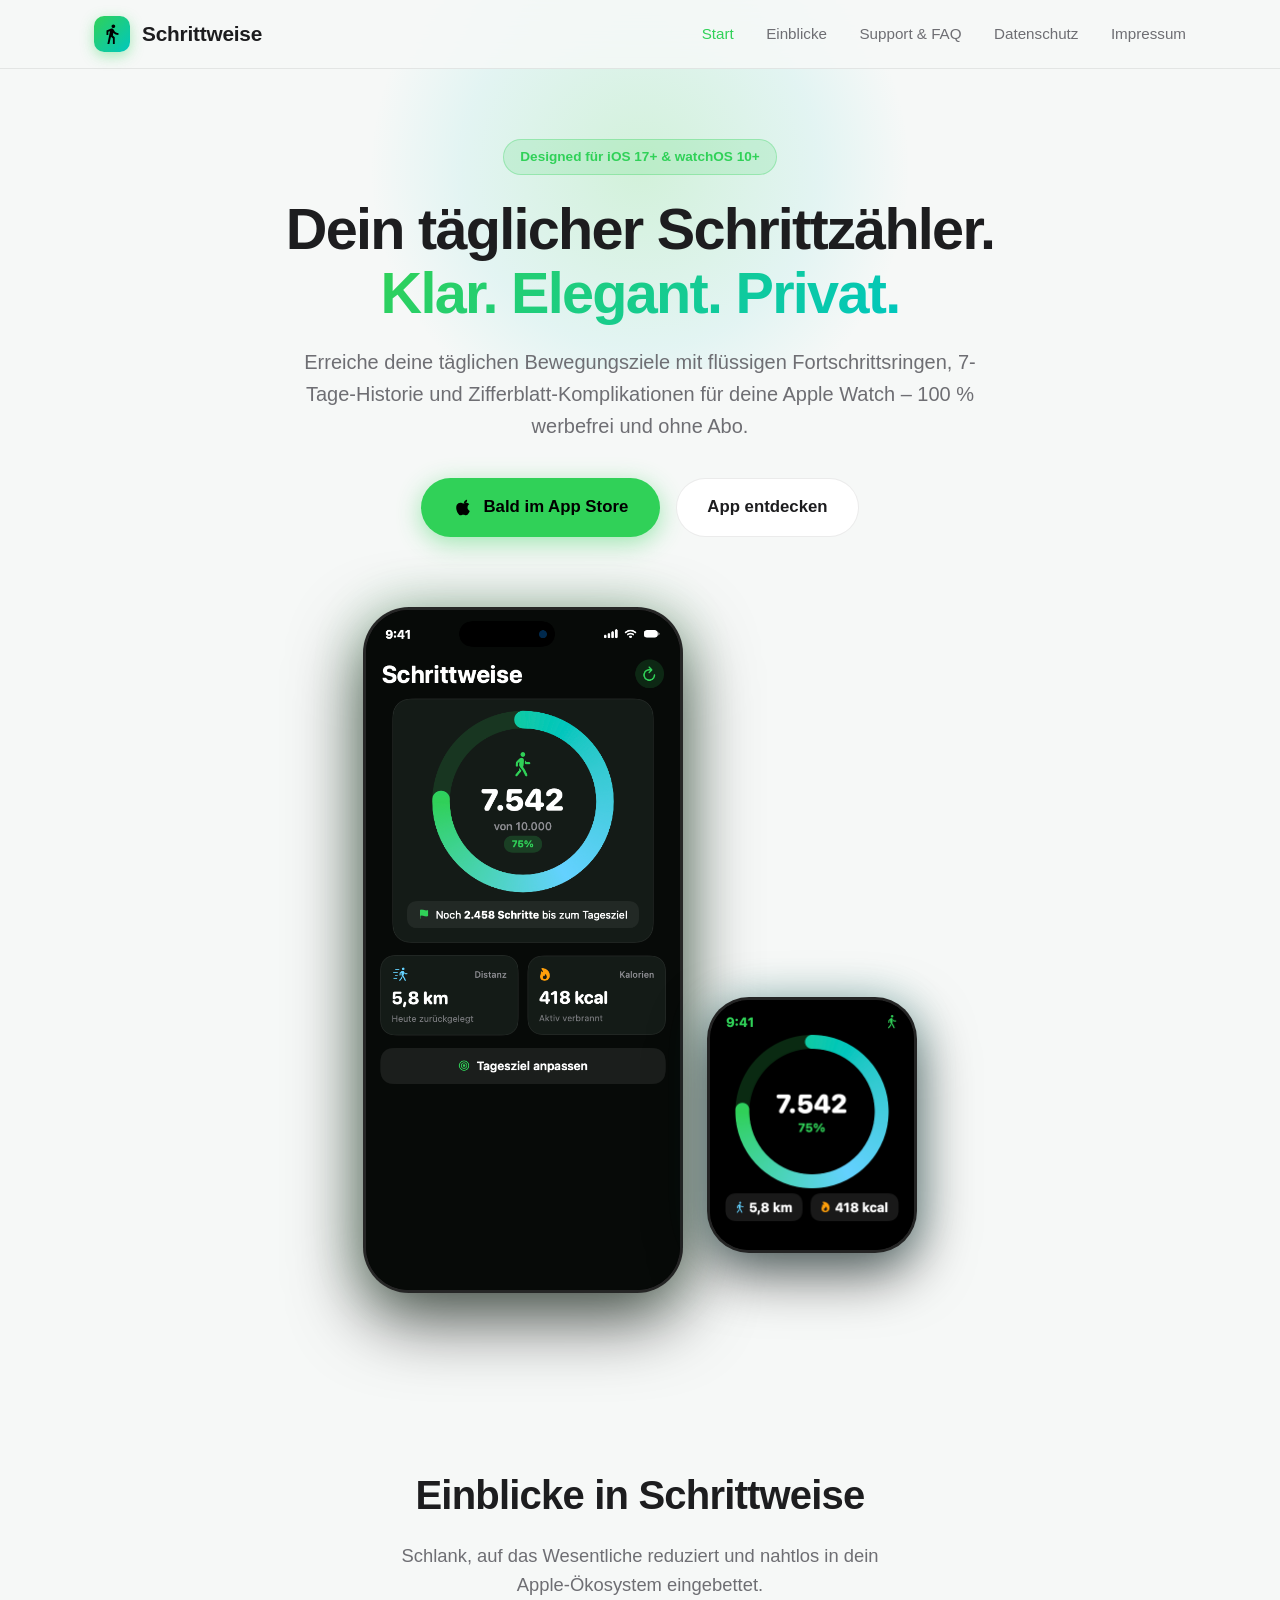
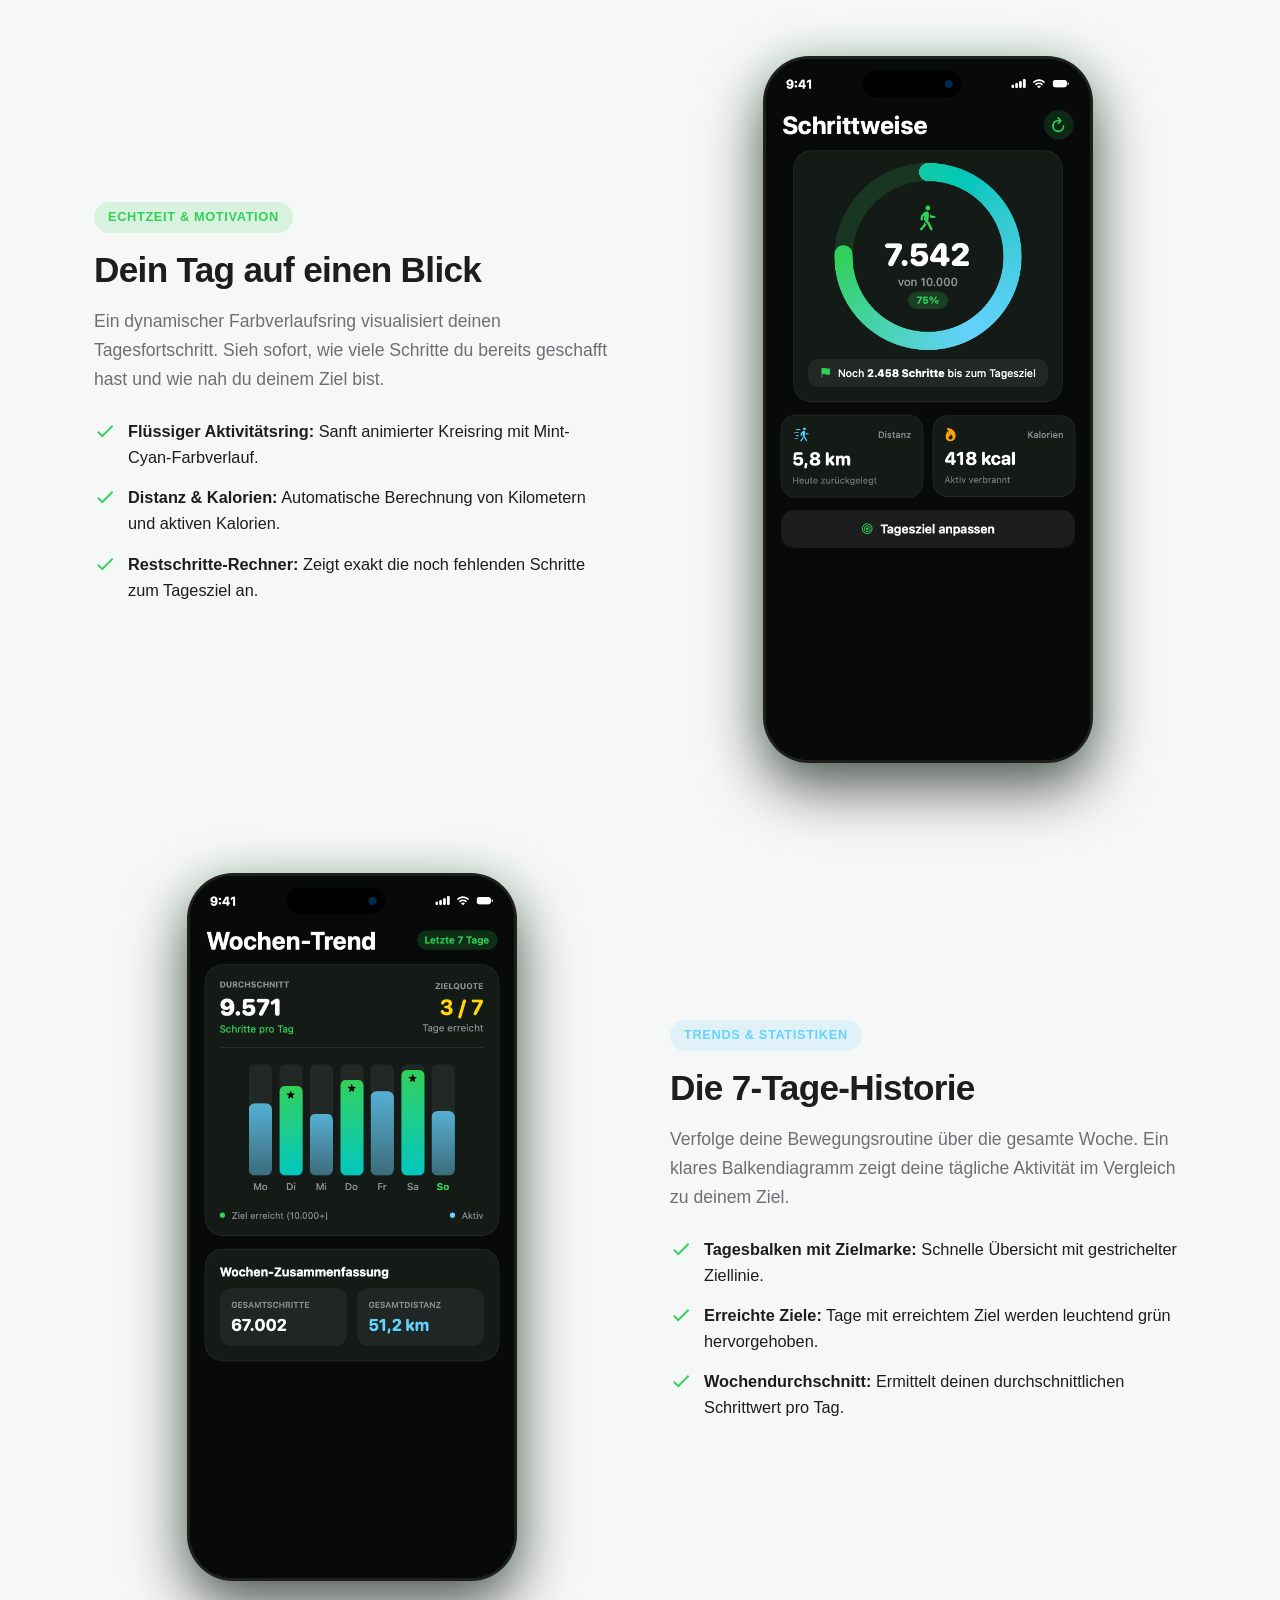
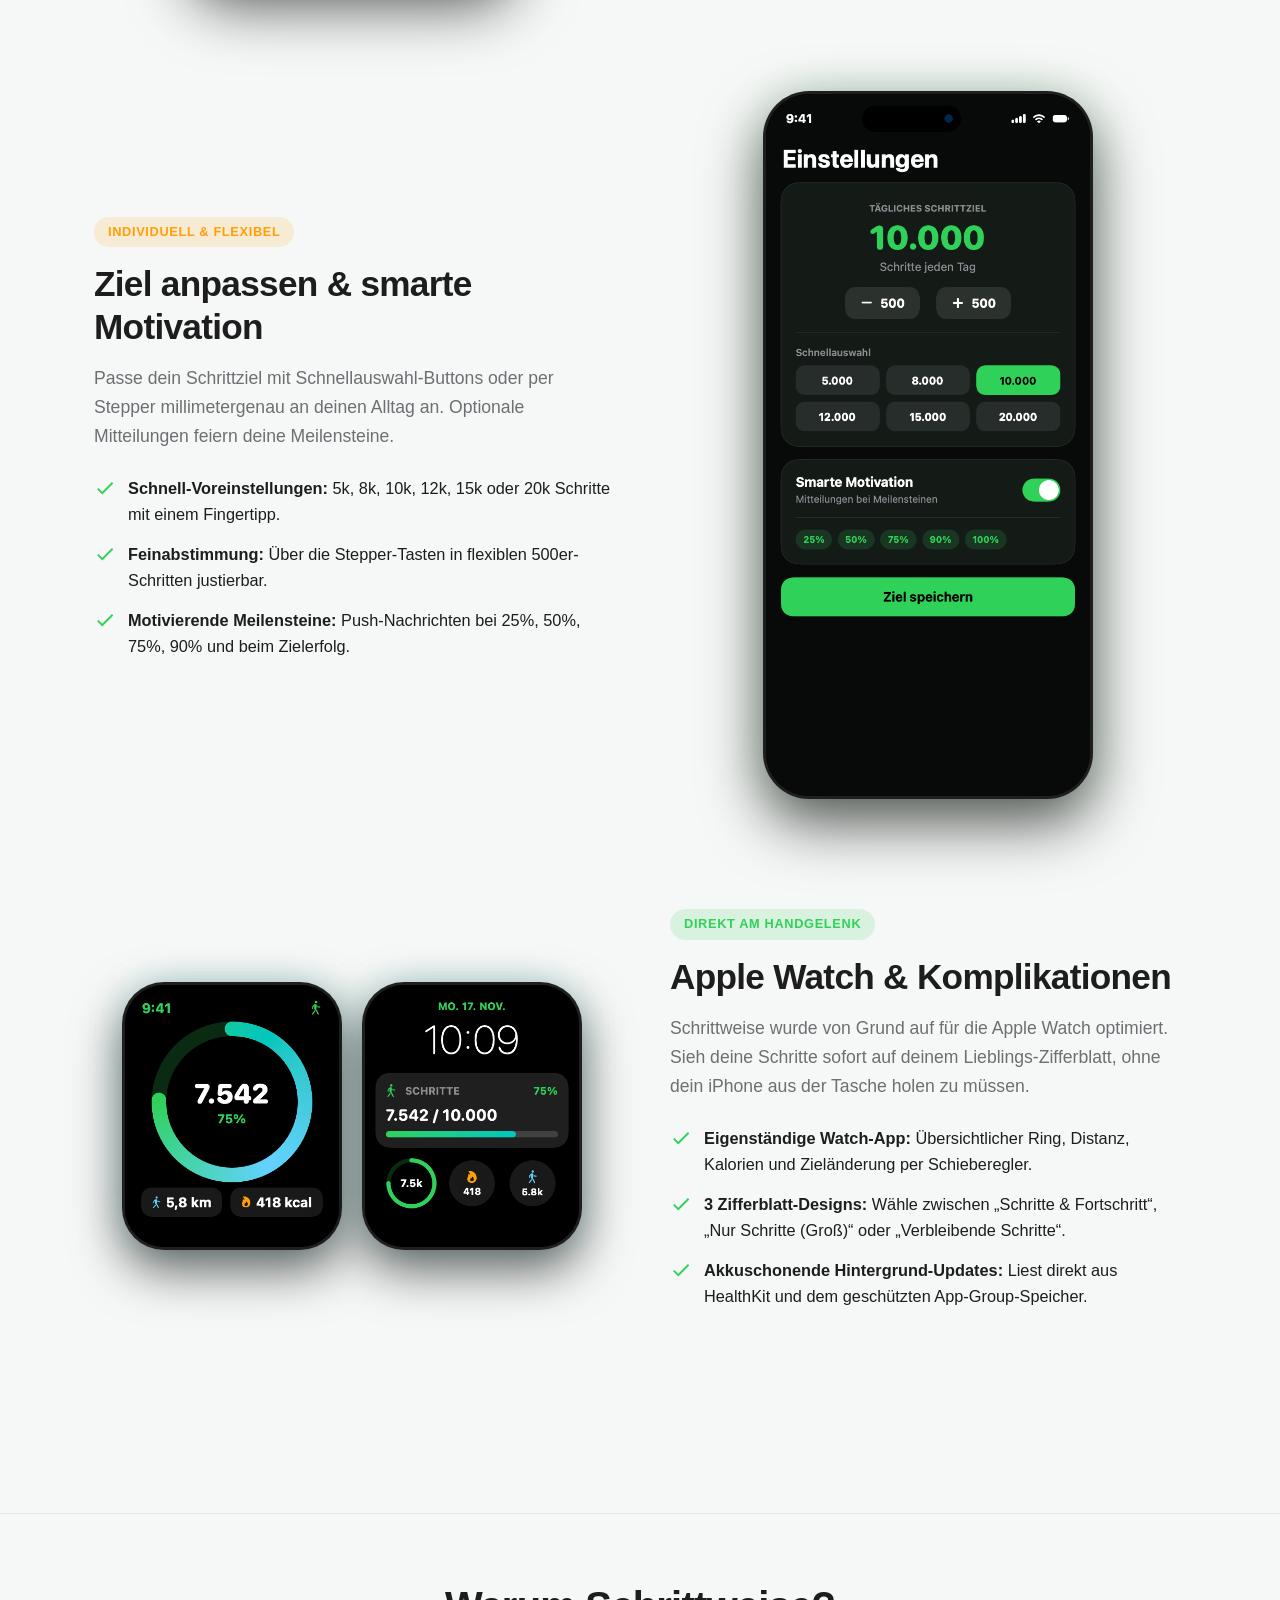
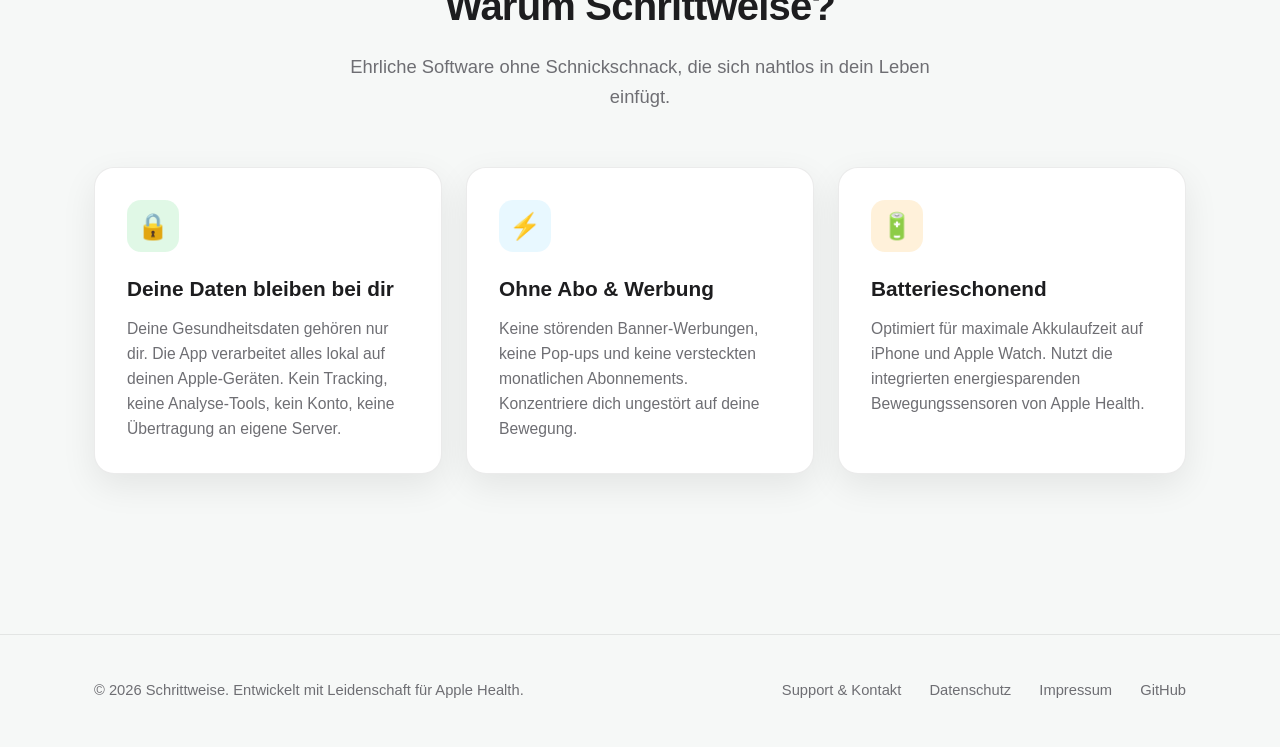
<file: docs/index.html>
<!DOCTYPE html>
<html lang="de">
<head>
  <meta charset="UTF-8">
  <meta name="viewport" content="width=device-width, initial-scale=1.0">
  <meta name="robots" content="noindex, nofollow, noarchive, nosnippet">
  <title>Schrittweise – Eleganter Schrittzähler für iPhone & Apple Watch</title>
  <meta name="description" content="Schrittweise ist die minimalistische und elegante Schrittzähler-App für iPhone und Apple Watch. Gesundheitsdaten bleiben auf deinem Gerät, dynamische Fortschrittsringe und smarte Komplikationen.">
  <link rel="stylesheet" href="styles.css">
  <link rel="icon" type="image/png" href="favicon.png">
</head>
<body>
  <header>
    <div class="container nav-container">
      <a href="index.html" class="brand">
        <div class="brand-icon">
          <svg viewBox="0 0 24 24"><path d="M13.5 5.5c1.1 0 2-.9 2-2s-.9-2-2-2-2 .9-2 2 .9 2 2 2zM9.8 8.9L7 23h2.1l1.8-8 2.1 2v6h2v-7.5l-2.1-2 .6-3C14.8 12 16.8 13 19 13v-2c-1.9 0-3.5-1-4.3-2.4l-1-1.6c-.4-.6-1-1-1.7-1-.3 0-.5.1-.8.1L6 8.3V13h2V9.6l1.8-.7z"/></svg>
        </div>
        <span>Schrittweise</span>
      </a>
      <nav>
        <a href="index.html" class="active">Start</a>
        <a href="#showcase">Einblicke</a>
        <a href="support.html">Support & FAQ</a>
        <a href="privacy.html">Datenschutz</a>
        <a href="imprint.html">Impressum</a>
      </nav>
    </div>
  </header>

  <main>
    <!-- Hero Section -->
    <section class="hero">
      <div class="container hero-content">
        <span class="badge">Designed für iOS 17+ & watchOS 10+</span>
        <h1>Dein täglicher Schrittzähler.<br><span class="gradient-text">Klar. Elegant. Privat.</span></h1>
        <p>Erreiche deine täglichen Bewegungsziele mit flüssigen Fortschrittsringen, 7-Tage-Historie und Zifferblatt-Komplikationen für deine Apple Watch – 100 % werbefrei und ohne Abo.</p>
        
        <div class="cta-group">
          <a href="#showcase" class="btn-primary">
            <svg width="20" height="20" viewBox="0 0 24 24" fill="currentColor"><path d="M18.71 19.5c-.83 1.24-1.71 2.45-3.05 2.47-1.34.03-1.77-.79-3.29-.79-1.53 0-2 .77-3.27.82-1.31.05-2.3-1.32-3.14-2.53C4.25 17 2.94 12.45 4.7 9.39c.87-1.52 2.43-2.48 4.12-2.51 1.28-.02 2.5.87 3.29.87.78 0 2.26-1.07 3.81-.91.65.03 2.47.26 3.64 1.98-.09.06-2.17 1.28-2.15 3.81.03 3.02 2.65 4.03 2.68 4.04-.03.07-.42 1.44-1.38 2.83M15.97 6.37c.63-.78 1.06-1.87.94-2.97-1 .04-2.18.67-2.88 1.48-.61.71-1.14 1.83-1 2.92 1.11.09 2.24-.58 2.94-1.43z"/></svg>
            Bald im App Store
          </a>
          <a href="#showcase" class="btn-secondary">App entdecken</a>
        </div>

        <!-- Hero Mockup Duo -->
        <div class="hero-mockup-duo">
          <div class="phone-mockup">
            <img src="images/screen_iphone_1.png" alt="Schrittweise iPhone App Tagesfortschritt" width="320" height="692" loading="eager">
          </div>
          <div class="watch-mockup">
            <img src="images/screen_watch_1.png" alt="Schrittweise Apple Watch App" width="210" height="257" loading="eager">
          </div>
        </div>
      </div>
    </section>

    <!-- App Screenshots & Feature Deep-Dive Section -->
    <section id="showcase" class="showcase-section">
      <div class="container">
        <div class="section-title">
          <h2>Einblicke in Schrittweise</h2>
          <p>Schlank, auf das Wesentliche reduziert und nahtlos in dein Apple-Ökosystem eingebettet.</p>
        </div>

        <!-- Showcase Row 1: Tagesfortschritt -->
        <div class="showcase-row">
          <div class="showcase-text">
            <span class="showcase-pill pill-green">Echtzeit & Motivation</span>
            <h3>Dein Tag auf einen Blick</h3>
            <p>Ein dynamischer Farbverlaufsring visualisiert deinen Tagesfortschritt. Sieh sofort, wie viele Schritte du bereits geschafft hast und wie nah du deinem Ziel bist.</p>
            <ul class="feature-list">
              <li>
                <svg viewBox="0 0 24 24"><path d="M9 16.17L4.83 12l-1.42 1.41L9 19 21 7l-1.41-1.41z"/></svg>
                <span><strong>Flüssiger Aktivitätsring:</strong> Sanft animierter Kreisring mit Mint-Cyan-Farbverlauf.</span>
              </li>
              <li>
                <svg viewBox="0 0 24 24"><path d="M9 16.17L4.83 12l-1.42 1.41L9 19 21 7l-1.41-1.41z"/></svg>
                <span><strong>Distanz & Kalorien:</strong> Automatische Berechnung von Kilometern und aktiven Kalorien.</span>
              </li>
              <li>
                <svg viewBox="0 0 24 24"><path d="M9 16.17L4.83 12l-1.42 1.41L9 19 21 7l-1.41-1.41z"/></svg>
                <span><strong>Restschritte-Rechner:</strong> Zeigt exakt die noch fehlenden Schritte zum Tagesziel an.</span>
              </li>
            </ul>
          </div>
          <div class="showcase-visual">
            <div class="device-card">
              <img src="images/screen_iphone_1.png" alt="Tagesziel & Aktivität im Blick" loading="lazy">
            </div>
          </div>
        </div>

        <!-- Showcase Row 2: Wochenhistorie -->
        <div class="showcase-row reverse">
          <div class="showcase-text">
            <span class="showcase-pill pill-cyan">Trends & Statistiken</span>
            <h3>Die 7-Tage-Historie</h3>
            <p>Verfolge deine Bewegungsroutine über die gesamte Woche. Ein klares Balkendiagramm zeigt deine tägliche Aktivität im Vergleich zu deinem Ziel.</p>
            <ul class="feature-list">
              <li>
                <svg viewBox="0 0 24 24"><path d="M9 16.17L4.83 12l-1.42 1.41L9 19 21 7l-1.41-1.41z"/></svg>
                <span><strong>Tagesbalken mit Zielmarke:</strong> Schnelle Übersicht mit gestrichelter Ziellinie.</span>
              </li>
              <li>
                <svg viewBox="0 0 24 24"><path d="M9 16.17L4.83 12l-1.42 1.41L9 19 21 7l-1.41-1.41z"/></svg>
                <span><strong>Erreichte Ziele:</strong> Tage mit erreichtem Ziel werden leuchtend grün hervorgehoben.</span>
              </li>
              <li>
                <svg viewBox="0 0 24 24"><path d="M9 16.17L4.83 12l-1.42 1.41L9 19 21 7l-1.41-1.41z"/></svg>
                <span><strong>Wochendurchschnitt:</strong> Ermittelt deinen durchschnittlichen Schrittwert pro Tag.</span>
              </li>
            </ul>
          </div>
          <div class="showcase-visual">
            <div class="device-card">
              <img src="images/screen_iphone_2.png" alt="7-Tage-Historie & Trends" loading="lazy">
            </div>
          </div>
        </div>

        <!-- Showcase Row 3: Ziele & Motivation -->
        <div class="showcase-row">
          <div class="showcase-text">
            <span class="showcase-pill pill-orange">Individuell & Flexibel</span>
            <h3>Ziel anpassen & smarte Motivation</h3>
            <p>Passe dein Schrittziel mit Schnellauswahl-Buttons oder per Stepper millimetergenau an deinen Alltag an. Optionale Mitteilungen feiern deine Meilensteine.</p>
            <ul class="feature-list">
              <li>
                <svg viewBox="0 0 24 24"><path d="M9 16.17L4.83 12l-1.42 1.41L9 19 21 7l-1.41-1.41z"/></svg>
                <span><strong>Schnell-Voreinstellungen:</strong> 5k, 8k, 10k, 12k, 15k oder 20k Schritte mit einem Fingertipp.</span>
              </li>
              <li>
                <svg viewBox="0 0 24 24"><path d="M9 16.17L4.83 12l-1.42 1.41L9 19 21 7l-1.41-1.41z"/></svg>
                <span><strong>Feinabstimmung:</strong> Über die Stepper-Tasten in flexiblen 500er-Schritten justierbar.</span>
              </li>
              <li>
                <svg viewBox="0 0 24 24"><path d="M9 16.17L4.83 12l-1.42 1.41L9 19 21 7l-1.41-1.41z"/></svg>
                <span><strong>Motivierende Meilensteine:</strong> Push-Nachrichten bei 25%, 50%, 75%, 90% und beim Zielerfolg.</span>
              </li>
            </ul>
          </div>
          <div class="showcase-visual">
            <div class="device-card">
              <img src="images/screen_iphone_3.png" alt="Ziel flexibel anpassen & Motivation" loading="lazy">
            </div>
          </div>
        </div>

        <!-- Showcase Row 4: Apple Watch & Komplikationen -->
        <div class="showcase-row reverse">
          <div class="showcase-text">
            <span class="showcase-pill pill-green">Direkt am Handgelenk</span>
            <h3>Apple Watch & Komplikationen</h3>
            <p>Schrittweise wurde von Grund auf für die Apple Watch optimiert. Sieh deine Schritte sofort auf deinem Lieblings-Zifferblatt, ohne dein iPhone aus der Tasche holen zu müssen.</p>
            <ul class="feature-list">
              <li>
                <svg viewBox="0 0 24 24"><path d="M9 16.17L4.83 12l-1.42 1.41L9 19 21 7l-1.41-1.41z"/></svg>
                <span><strong>Eigenständige Watch-App:</strong> Übersichtlicher Ring, Distanz, Kalorien und Zieländerung per Schieberegler.</span>
              </li>
              <li>
                <svg viewBox="0 0 24 24"><path d="M9 16.17L4.83 12l-1.42 1.41L9 19 21 7l-1.41-1.41z"/></svg>
                <span><strong>3 Zifferblatt-Designs:</strong> Wähle zwischen „Schritte & Fortschritt“, „Nur Schritte (Groß)“ oder „Verbleibende Schritte“.</span>
              </li>
              <li>
                <svg viewBox="0 0 24 24"><path d="M9 16.17L4.83 12l-1.42 1.41L9 19 21 7l-1.41-1.41z"/></svg>
                <span><strong>Akkuschonende Hintergrund-Updates:</strong> Liest direkt aus HealthKit und dem geschützten App-Group-Speicher.</span>
              </li>
            </ul>
          </div>
          <div class="showcase-visual">
            <div class="watch-duo">
              <div class="watch-card">
                <img src="images/screen_watch_1.png" alt="Schrittweise Apple Watch App" loading="lazy">
              </div>
              <div class="watch-card">
                <img src="images/screen_watch_2.png" alt="Schrittweise Zifferblatt Komplikationen" loading="lazy">
              </div>
            </div>
          </div>
        </div>

      </div>
    </section>

    <!-- Key Advantages Grid -->
    <section class="features">
      <div class="container">
        <div class="section-title">
          <h2>Warum Schrittweise?</h2>
          <p>Ehrliche Software ohne Schnickschnack, die sich nahtlos in dein Leben einfügt.</p>
        </div>

        <div class="grid">
          <div class="card">
            <div class="card-icon icon-green">🔒</div>
            <h3>Deine Daten bleiben bei dir</h3>
            <p>Deine Gesundheitsdaten gehören nur dir. Die App verarbeitet alles lokal auf deinen Apple-Geräten. Kein Tracking, keine Analyse-Tools, kein Konto, keine Übertragung an eigene Server.</p>
          </div>

          <div class="card">
            <div class="card-icon icon-cyan">⚡</div>
            <h3>Ohne Abo & Werbung</h3>
            <p>Keine störenden Banner-Werbungen, keine Pop-ups und keine versteckten monatlichen Abonnements. Konzentriere dich ungestört auf deine Bewegung.</p>
          </div>

          <div class="card">
            <div class="card-icon icon-orange">🔋</div>
            <h3>Batterieschonend</h3>
            <p>Optimiert für maximale Akkulaufzeit auf iPhone und Apple Watch. Nutzt die integrierten energiesparenden Bewegungssensoren von Apple Health.</p>
          </div>
        </div>
      </div>
    </section>
  </main>

  <footer>
    <div class="container footer-content">
      <p>&copy; 2026 Schrittweise. Entwickelt mit Leidenschaft für Apple Health.</p>
      <div class="footer-links">
        <a href="support.html">Support & Kontakt</a>
        <a href="privacy.html">Datenschutz</a>
        <a href="imprint.html">Impressum</a>
        <a href="https://github.com/VictoryMouth/schrittweise" target="_blank" rel="noopener">GitHub</a>
      </div>
    </div>
  </footer>
</body>
</html>
</file>
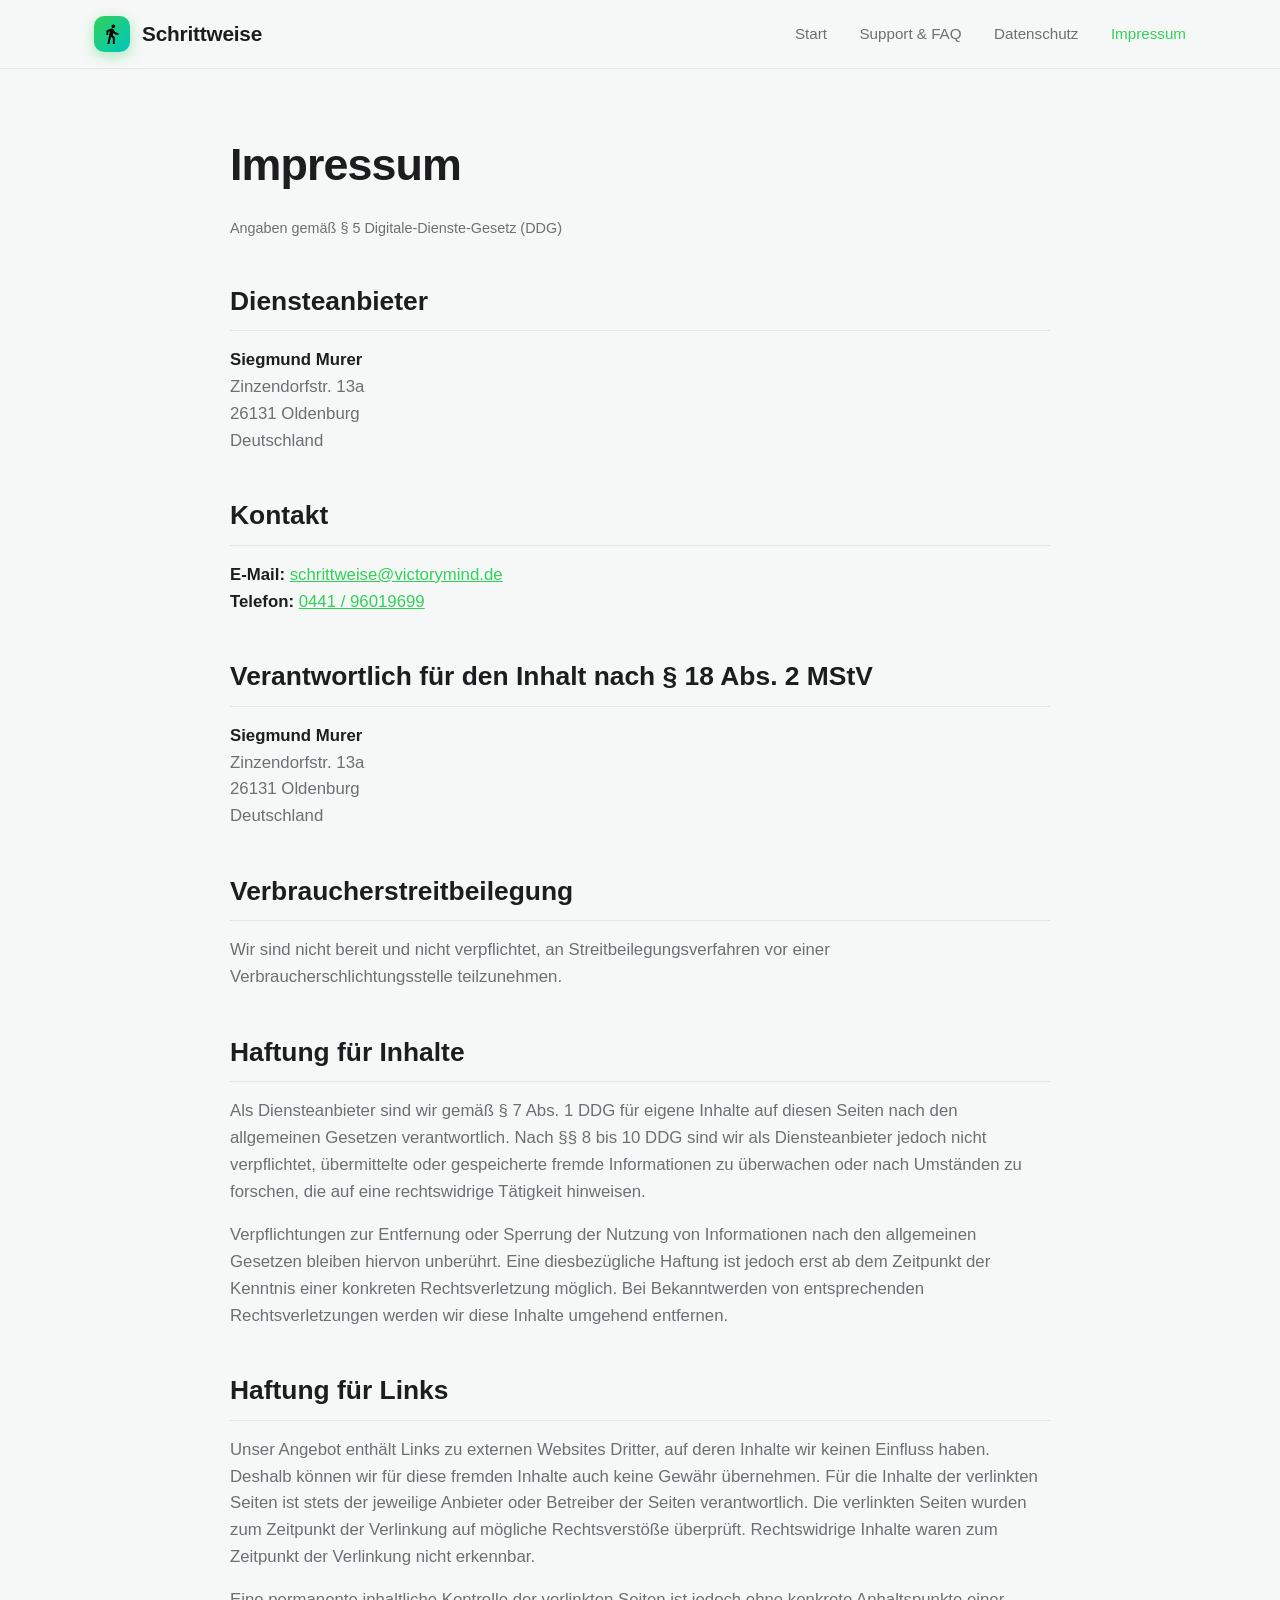
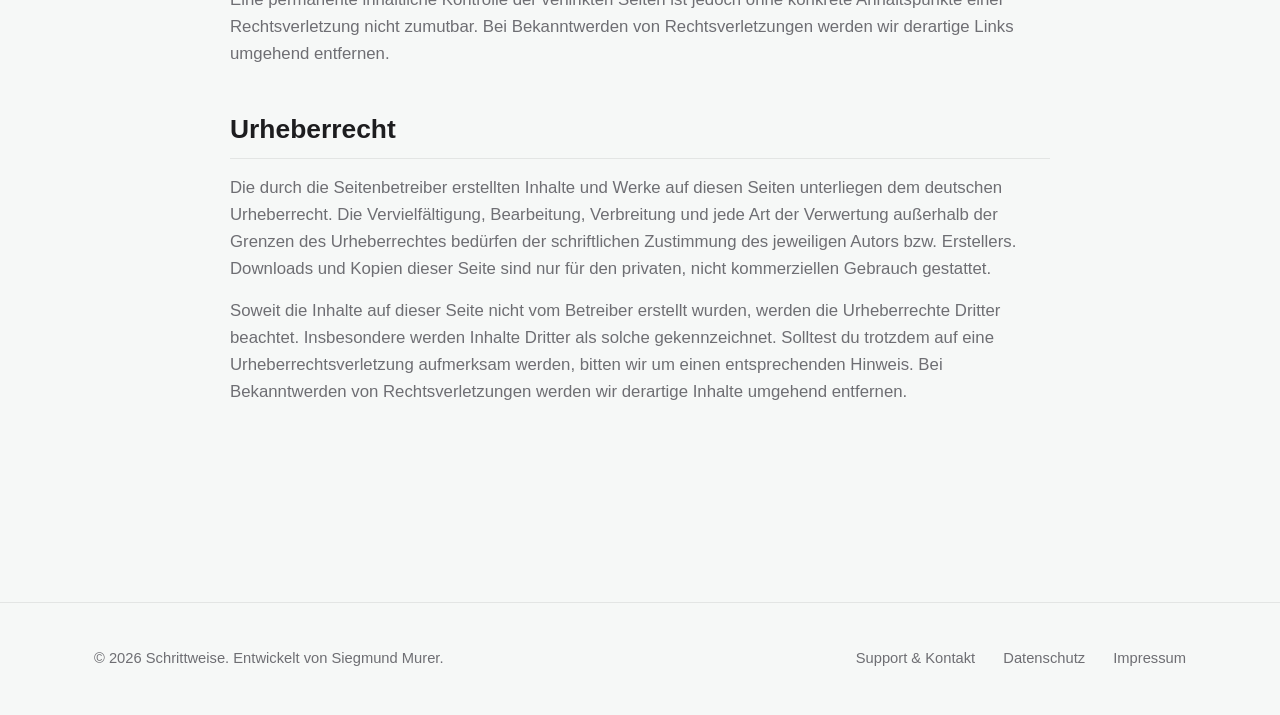
<file: docs/impressum.html>
<!DOCTYPE html>
<html lang="de">
<head>
  <meta charset="UTF-8">
  <meta name="viewport" content="width=device-width, initial-scale=1.0">
  <meta name="robots" content="noindex, nofollow, noarchive, nosnippet">
  <title>Impressum – Schrittweise</title>
  <meta name="description" content="Rechtliche Angaben und Impressum für die App Schrittweise und diese Webseite gemäß § 5 DDG.">
  <link rel="stylesheet" href="styles.css">
  <link rel="icon" type="image/png" href="favicon.png">
</head>
<body>
  <header>
    <div class="container nav-container">
      <a href="index.html" class="brand">
        <div class="brand-icon">
          <svg viewBox="0 0 24 24"><path d="M13.5 5.5c1.1 0 2-.9 2-2s-.9-2-2-2-2 .9-2 2 .9 2 2 2zM9.8 8.9L7 23h2.1l1.8-8 2.1 2v6h2v-7.5l-2.1-2 .6-3C14.8 12 16.8 13 19 13v-2c-1.9 0-3.5-1-4.3-2.4l-1-1.6c-.4-.6-1-1-1.7-1-.3 0-.5.1-.8.1L6 8.3V13h2V9.6l1.8-.7z"/></svg>
        </div>
        <span>Schrittweise</span>
      </a>
      <nav>
        <a href="index.html">Start</a>
        <a href="support.html">Support & FAQ</a>
        <a href="privacy.html">Datenschutz</a>
        <a href="imprint.html" class="active">Impressum</a>
      </nav>
    </div>
  </header>

  <main class="container page-content">
    <h1>Impressum</h1>
    <span class="last-updated">Angaben gemäß § 5 Digitale-Dienste-Gesetz (DDG)</span>

    <div class="prose">
      <h2>Diensteanbieter</h2>
      <p>
        <strong>Siegmund Murer</strong><br>
        Zinzendorfstr. 13a<br>
        26131 Oldenburg<br>
        Deutschland
      </p>

      <h2>Kontakt</h2>
      <p>
        <strong>E-Mail:</strong> <a href="mailto:schrittweise@victorymind.de" style="color: var(--primary);">schrittweise@victorymind.de</a><br>
        <strong>Telefon:</strong> <a href="tel:+4944196019699" style="color: var(--primary);">0441 / 96019699</a>
      </p>

      <h2>Verantwortlich für den Inhalt nach § 18 Abs. 2 MStV</h2>
      <p>
        <strong>Siegmund Murer</strong><br>
        Zinzendorfstr. 13a<br>
        26131 Oldenburg<br>
        Deutschland
      </p>

      <h2>Verbraucherstreitbeilegung</h2>
      <p>
        Wir sind nicht bereit und nicht verpflichtet, an Streitbeilegungsverfahren vor einer Verbraucherschlichtungsstelle teilzunehmen.
      </p>

      <h2>Haftung für Inhalte</h2>
      <p>
        Als Diensteanbieter sind wir gemäß § 7 Abs. 1 DDG für eigene Inhalte auf diesen Seiten nach den allgemeinen Gesetzen verantwortlich. Nach §§ 8 bis 10 DDG sind wir als Diensteanbieter jedoch nicht verpflichtet, übermittelte oder gespeicherte fremde Informationen zu überwachen oder nach Umständen zu forschen, die auf eine rechtswidrige Tätigkeit hinweisen.
      </p>
      <p>
        Verpflichtungen zur Entfernung oder Sperrung der Nutzung von Informationen nach den allgemeinen Gesetzen bleiben hiervon unberührt. Eine diesbezügliche Haftung ist jedoch erst ab dem Zeitpunkt der Kenntnis einer konkreten Rechtsverletzung möglich. Bei Bekanntwerden von entsprechenden Rechtsverletzungen werden wir diese Inhalte umgehend entfernen.
      </p>

      <h2>Haftung für Links</h2>
      <p>
        Unser Angebot enthält Links zu externen Websites Dritter, auf deren Inhalte wir keinen Einfluss haben. Deshalb können wir für diese fremden Inhalte auch keine Gewähr übernehmen. Für die Inhalte der verlinkten Seiten ist stets der jeweilige Anbieter oder Betreiber der Seiten verantwortlich. Die verlinkten Seiten wurden zum Zeitpunkt der Verlinkung auf mögliche Rechtsverstöße überprüft. Rechtswidrige Inhalte waren zum Zeitpunkt der Verlinkung nicht erkennbar.
      </p>
      <p>
        Eine permanente inhaltliche Kontrolle der verlinkten Seiten ist jedoch ohne konkrete Anhaltspunkte einer Rechtsverletzung nicht zumutbar. Bei Bekanntwerden von Rechtsverletzungen werden wir derartige Links umgehend entfernen.
      </p>

      <h2>Urheberrecht</h2>
      <p>
        Die durch die Seitenbetreiber erstellten Inhalte und Werke auf diesen Seiten unterliegen dem deutschen Urheberrecht. Die Vervielfältigung, Bearbeitung, Verbreitung und jede Art der Verwertung außerhalb der Grenzen des Urheberrechtes bedürfen der schriftlichen Zustimmung des jeweiligen Autors bzw. Erstellers. Downloads und Kopien dieser Seite sind nur für den privaten, nicht kommerziellen Gebrauch gestattet.
      </p>
      <p>
        Soweit die Inhalte auf dieser Seite nicht vom Betreiber erstellt wurden, werden die Urheberrechte Dritter beachtet. Insbesondere werden Inhalte Dritter als solche gekennzeichnet. Solltest du trotzdem auf eine Urheberrechtsverletzung aufmerksam werden, bitten wir um einen entsprechenden Hinweis. Bei Bekanntwerden von Rechtsverletzungen werden wir derartige Inhalte umgehend entfernen.
      </p>
    </div>
  </main>

  <footer>
    <div class="container footer-content">
      <p>&copy; 2026 Schrittweise. Entwickelt von Siegmund Murer.</p>
      <div class="footer-links">
        <a href="support.html">Support & Kontakt</a>
        <a href="privacy.html">Datenschutz</a>
        <a href="imprint.html">Impressum</a>
      </div>
    </div>
  </footer>
</body>
</html>
</file>
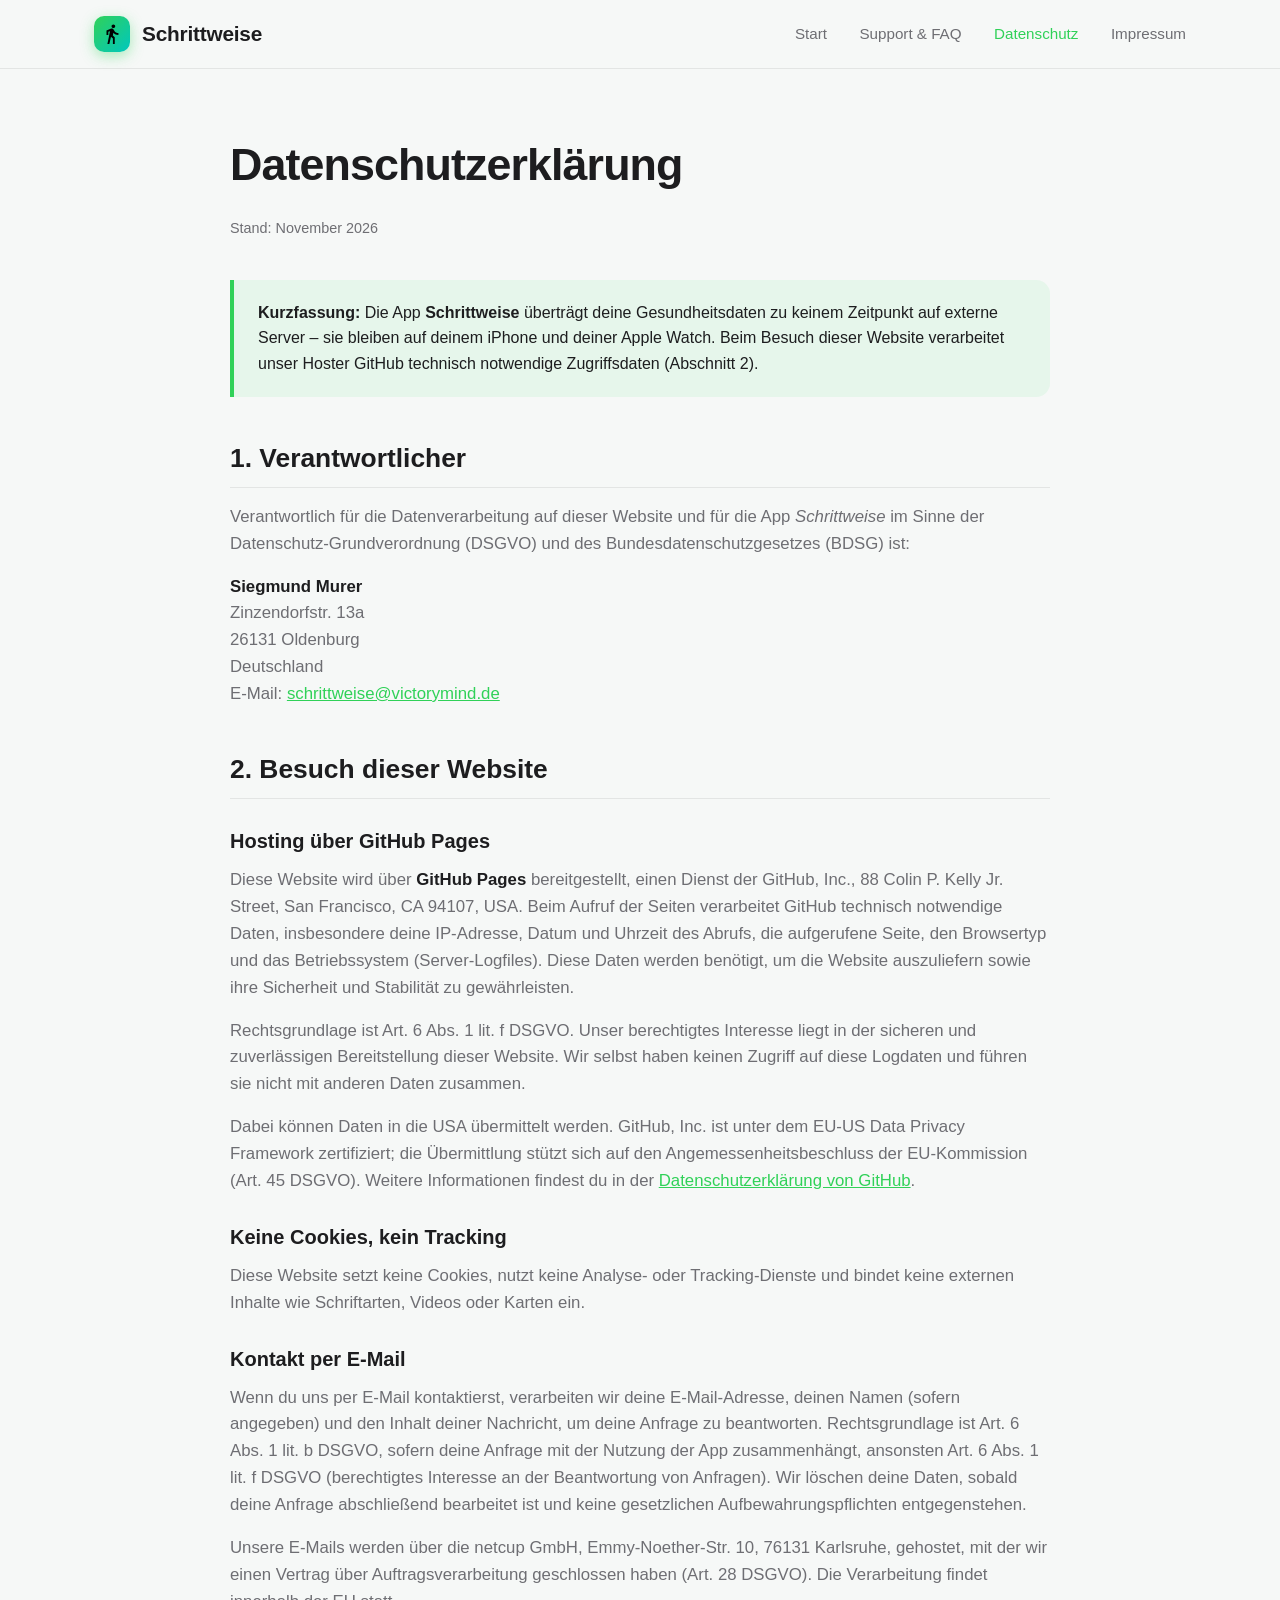
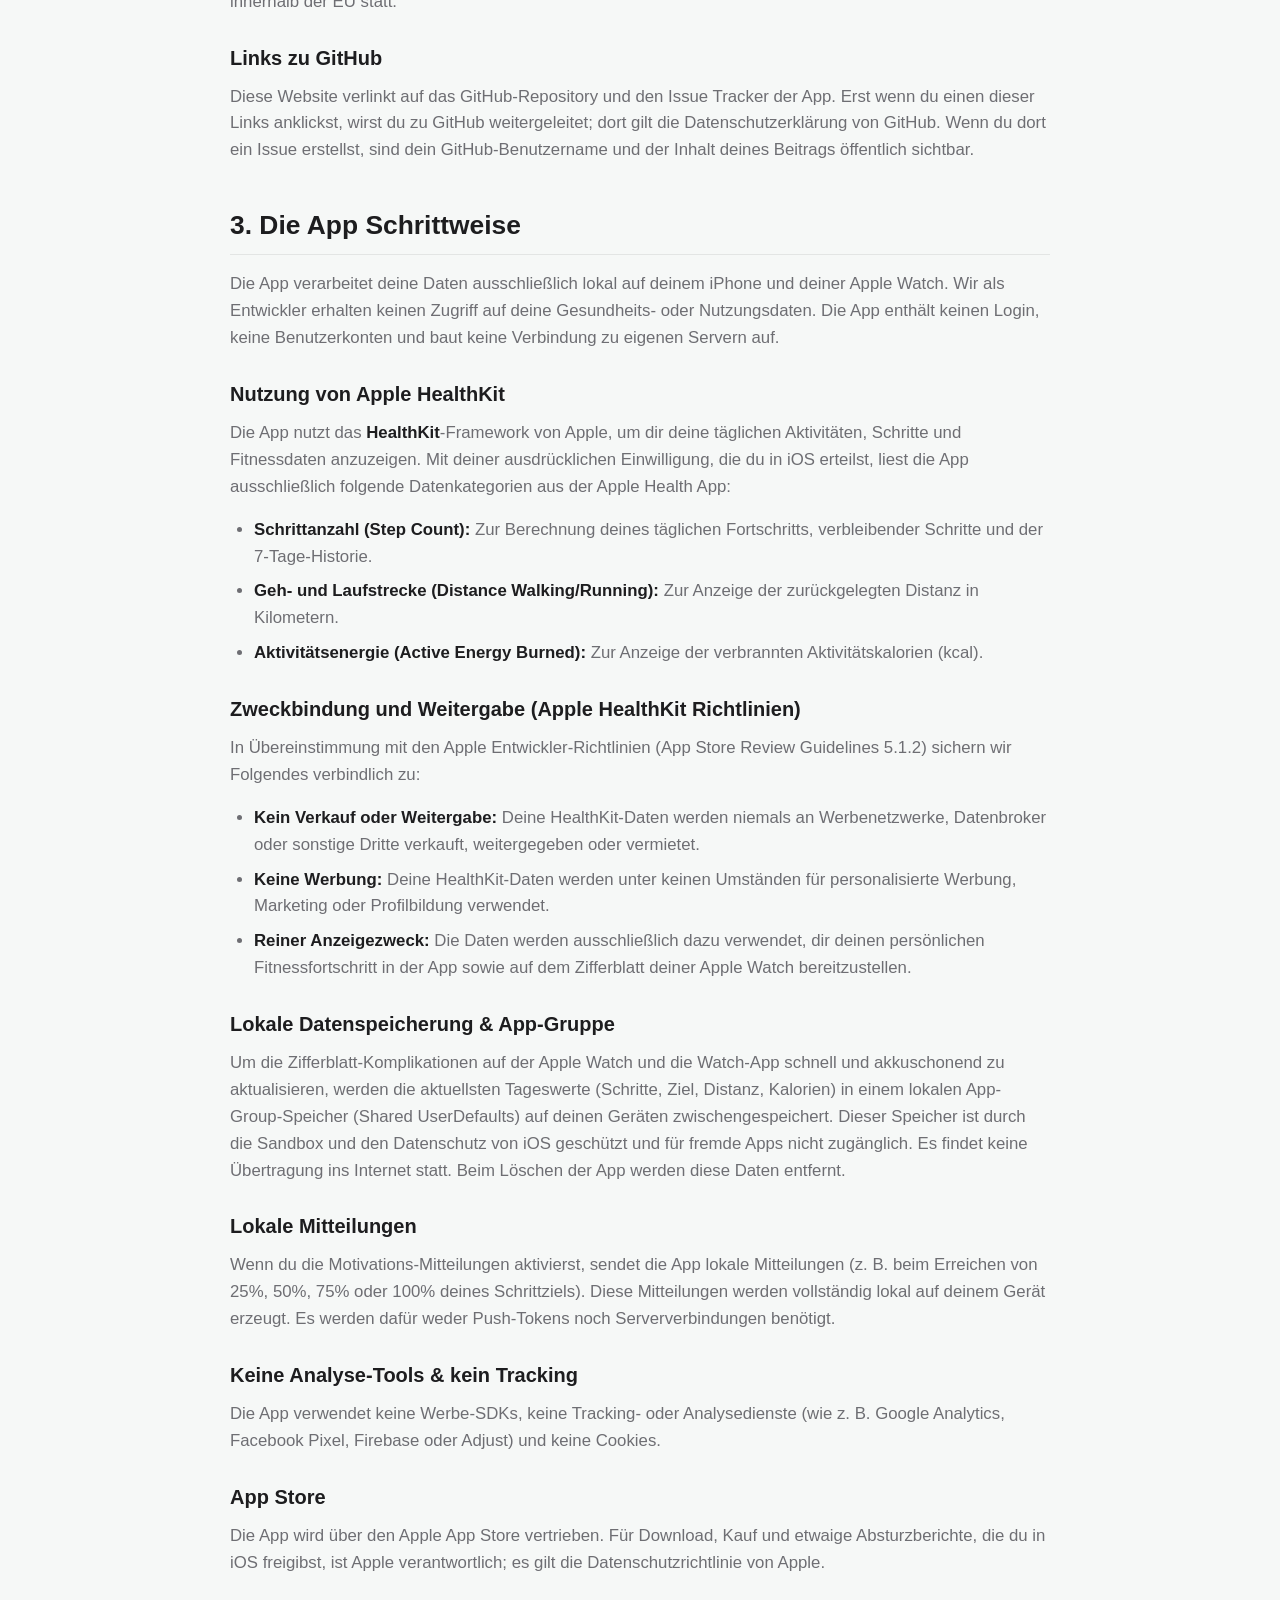
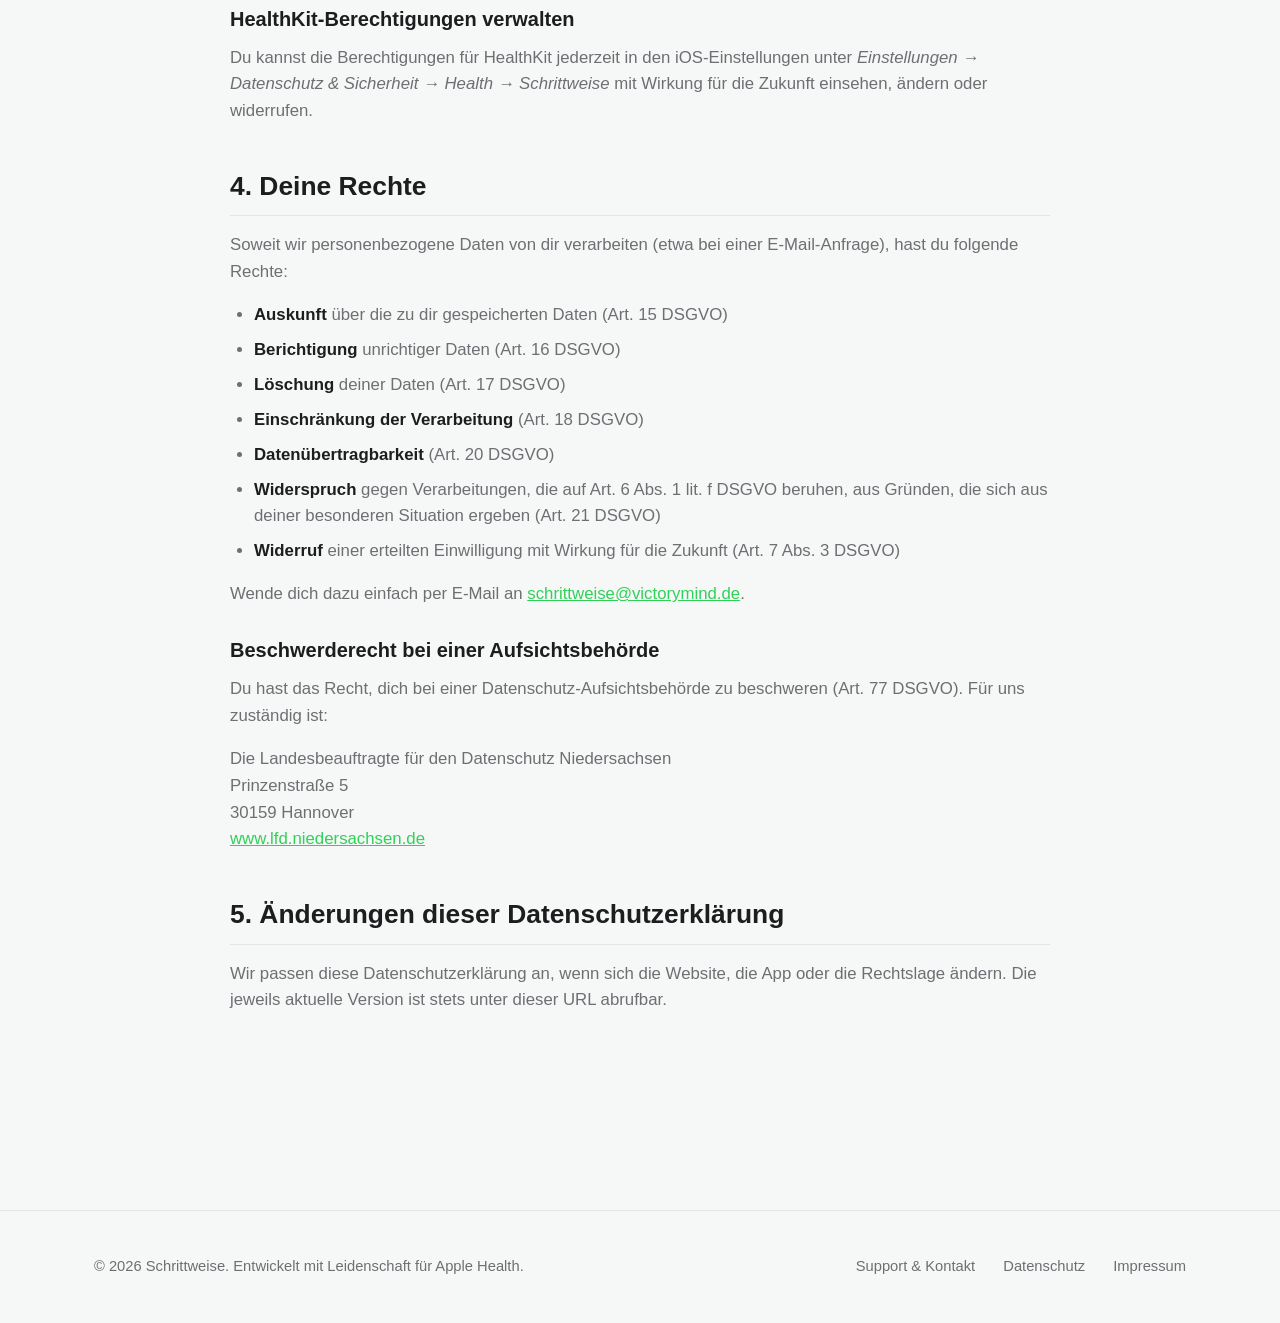
<file: docs/privacy.html>
<!DOCTYPE html>
<html lang="de">
<head>
  <meta charset="UTF-8">
  <meta name="viewport" content="width=device-width, initial-scale=1.0">
  <meta name="robots" content="noindex, nofollow, noarchive, nosnippet">
  <title>Datenschutzerklärung – Schrittweise</title>
  <meta name="description" content="Datenschutzerklärung für die App Schrittweise. Erfahre, wie deine Gesundheitsdaten geschützt werden: lokal auf deinem Gerät.">
  <link rel="stylesheet" href="styles.css">
  <link rel="icon" type="image/png" href="favicon.png">
</head>
<body>
  <header>
    <div class="container nav-container">
      <a href="index.html" class="brand">
        <div class="brand-icon">
          <svg viewBox="0 0 24 24"><path d="M13.5 5.5c1.1 0 2-.9 2-2s-.9-2-2-2-2 .9-2 2 .9 2 2 2zM9.8 8.9L7 23h2.1l1.8-8 2.1 2v6h2v-7.5l-2.1-2 .6-3C14.8 12 16.8 13 19 13v-2c-1.9 0-3.5-1-4.3-2.4l-1-1.6c-.4-.6-1-1-1.7-1-.3 0-.5.1-.8.1L6 8.3V13h2V9.6l1.8-.7z"/></svg>
        </div>
        <span>Schrittweise</span>
      </a>
      <nav>
        <a href="index.html">Start</a>
        <a href="support.html">Support & FAQ</a>
        <a href="privacy.html" class="active">Datenschutz</a>
        <a href="imprint.html">Impressum</a>
      </nav>
    </div>
  </header>

  <main class="container page-content">
    <h1>Datenschutzerklärung</h1>
    <span class="last-updated">Stand: November 2026</span>

    <div class="highlight-box">
      <p><strong>Kurzfassung:</strong> Die App <strong>Schrittweise</strong> überträgt deine Gesundheitsdaten zu keinem Zeitpunkt auf externe Server – sie bleiben auf deinem iPhone und deiner Apple Watch. Beim Besuch dieser Website verarbeitet unser Hoster GitHub technisch notwendige Zugriffsdaten (Abschnitt 2).</p>
    </div>

    <div class="prose">
      <h2>1. Verantwortlicher</h2>
      <p>Verantwortlich für die Datenverarbeitung auf dieser Website und für die App <em>Schrittweise</em> im Sinne der Datenschutz-Grundverordnung (DSGVO) und des Bundesdatenschutzgesetzes (BDSG) ist:</p>
      <p>
        <strong>Siegmund Murer</strong><br>
        Zinzendorfstr. 13a<br>
        26131 Oldenburg<br>
        Deutschland<br>
        E-Mail: <a href="mailto:schrittweise@victorymind.de" style="color: var(--primary);">schrittweise@victorymind.de</a><br>
      </p>

      <h2>2. Besuch dieser Website</h2>
      <h3>Hosting über GitHub Pages</h3>
      <p>Diese Website wird über <strong>GitHub Pages</strong> bereitgestellt, einen Dienst der GitHub, Inc., 88 Colin P. Kelly Jr. Street, San Francisco, CA 94107, USA. Beim Aufruf der Seiten verarbeitet GitHub technisch notwendige Daten, insbesondere deine IP-Adresse, Datum und Uhrzeit des Abrufs, die aufgerufene Seite, den Browsertyp und das Betriebssystem (Server-Logfiles). Diese Daten werden benötigt, um die Website auszuliefern sowie ihre Sicherheit und Stabilität zu gewährleisten.</p>
      <p>Rechtsgrundlage ist Art. 6 Abs. 1 lit. f DSGVO. Unser berechtigtes Interesse liegt in der sicheren und zuverlässigen Bereitstellung dieser Website. Wir selbst haben keinen Zugriff auf diese Logdaten und führen sie nicht mit anderen Daten zusammen.</p>
      <p>Dabei können Daten in die USA übermittelt werden. GitHub, Inc. ist unter dem EU-US Data Privacy Framework zertifiziert; die Übermittlung stützt sich auf den Angemessenheitsbeschluss der EU-Kommission (Art. 45 DSGVO). Weitere Informationen findest du in der <a href="https://docs.github.com/de/site-policy/privacy-policies/github-general-privacy-statement" target="_blank" rel="noopener" style="color: var(--primary);">Datenschutzerklärung von GitHub</a>.</p>

      <h3>Keine Cookies, kein Tracking</h3>
      <p>Diese Website setzt keine Cookies, nutzt keine Analyse- oder Tracking-Dienste und bindet keine externen Inhalte wie Schriftarten, Videos oder Karten ein.</p>

      <h3>Kontakt per E-Mail</h3>
      <p>Wenn du uns per E-Mail kontaktierst, verarbeiten wir deine E-Mail-Adresse, deinen Namen (sofern angegeben) und den Inhalt deiner Nachricht, um deine Anfrage zu beantworten. Rechtsgrundlage ist Art. 6 Abs. 1 lit. b DSGVO, sofern deine Anfrage mit der Nutzung der App zusammenhängt, ansonsten Art. 6 Abs. 1 lit. f DSGVO (berechtigtes Interesse an der Beantwortung von Anfragen). Wir löschen deine Daten, sobald deine Anfrage abschließend bearbeitet ist und keine gesetzlichen Aufbewahrungspflichten entgegenstehen.</p>
      <p>Unsere E-Mails werden über die netcup GmbH, Emmy-Noether-Str. 10, 76131 Karlsruhe, gehostet, mit der wir einen Vertrag über Auftragsverarbeitung geschlossen haben (Art. 28 DSGVO). Die Verarbeitung findet innerhalb der EU statt.</p>

      <h3>Links zu GitHub</h3>
      <p>Diese Website verlinkt auf das GitHub-Repository und den Issue Tracker der App. Erst wenn du einen dieser Links anklickst, wirst du zu GitHub weitergeleitet; dort gilt die Datenschutzerklärung von GitHub. Wenn du dort ein Issue erstellst, sind dein GitHub-Benutzername und der Inhalt deines Beitrags öffentlich sichtbar.</p>

      <h2>3. Die App Schrittweise</h2>
      <p>Die App verarbeitet deine Daten ausschließlich lokal auf deinem iPhone und deiner Apple Watch. Wir als Entwickler erhalten keinen Zugriff auf deine Gesundheits- oder Nutzungsdaten. Die App enthält keinen Login, keine Benutzerkonten und baut keine Verbindung zu eigenen Servern auf.</p>

      <h3>Nutzung von Apple HealthKit</h3>
      <p>Die App nutzt das <strong>HealthKit</strong>-Framework von Apple, um dir deine täglichen Aktivitäten, Schritte und Fitnessdaten anzuzeigen. Mit deiner ausdrücklichen Einwilligung, die du in iOS erteilst, liest die App ausschließlich folgende Datenkategorien aus der Apple Health App:</p>
      <ul>
        <li><strong>Schrittanzahl (Step Count):</strong> Zur Berechnung deines täglichen Fortschritts, verbleibender Schritte und der 7-Tage-Historie.</li>
        <li><strong>Geh- und Laufstrecke (Distance Walking/Running):</strong> Zur Anzeige der zurückgelegten Distanz in Kilometern.</li>
        <li><strong>Aktivitätsenergie (Active Energy Burned):</strong> Zur Anzeige der verbrannten Aktivitätskalorien (kcal).</li>
      </ul>

      <h3>Zweckbindung und Weitergabe (Apple HealthKit Richtlinien)</h3>
      <p>In Übereinstimmung mit den Apple Entwickler-Richtlinien (App Store Review Guidelines 5.1.2) sichern wir Folgendes verbindlich zu:</p>
      <ul>
        <li><strong>Kein Verkauf oder Weitergabe:</strong> Deine HealthKit-Daten werden niemals an Werbenetzwerke, Datenbroker oder sonstige Dritte verkauft, weitergegeben oder vermietet.</li>
        <li><strong>Keine Werbung:</strong> Deine HealthKit-Daten werden unter keinen Umständen für personalisierte Werbung, Marketing oder Profilbildung verwendet.</li>
        <li><strong>Reiner Anzeigezweck:</strong> Die Daten werden ausschließlich dazu verwendet, dir deinen persönlichen Fitnessfortschritt in der App sowie auf dem Zifferblatt deiner Apple Watch bereitzustellen.</li>
      </ul>

      <h3>Lokale Datenspeicherung & App-Gruppe</h3>
      <p>Um die Zifferblatt-Komplikationen auf der Apple Watch und die Watch-App schnell und akkuschonend zu aktualisieren, werden die aktuellsten Tageswerte (Schritte, Ziel, Distanz, Kalorien) in einem lokalen App-Group-Speicher (Shared UserDefaults) auf deinen Geräten zwischengespeichert. Dieser Speicher ist durch die Sandbox und den Datenschutz von iOS geschützt und für fremde Apps nicht zugänglich. Es findet keine Übertragung ins Internet statt. Beim Löschen der App werden diese Daten entfernt.</p>

      <h3>Lokale Mitteilungen</h3>
      <p>Wenn du die Motivations-Mitteilungen aktivierst, sendet die App lokale Mitteilungen (z. B. beim Erreichen von 25%, 50%, 75% oder 100% deines Schrittziels). Diese Mitteilungen werden vollständig lokal auf deinem Gerät erzeugt. Es werden dafür weder Push-Tokens noch Serververbindungen benötigt.</p>

      <h3>Keine Analyse-Tools & kein Tracking</h3>
      <p>Die App verwendet keine Werbe-SDKs, keine Tracking- oder Analysedienste (wie z. B. Google Analytics, Facebook Pixel, Firebase oder Adjust) und keine Cookies.</p>

      <h3>App Store</h3>
      <p>Die App wird über den Apple App Store vertrieben. Für Download, Kauf und etwaige Absturzberichte, die du in iOS freigibst, ist Apple verantwortlich; es gilt die Datenschutzrichtlinie von Apple.</p>

      <h3>HealthKit-Berechtigungen verwalten</h3>
      <p>Du kannst die Berechtigungen für HealthKit jederzeit in den iOS-Einstellungen unter <em>Einstellungen &rarr; Datenschutz & Sicherheit &rarr; Health &rarr; Schrittweise</em> mit Wirkung für die Zukunft einsehen, ändern oder widerrufen.</p>

      <h2>4. Deine Rechte</h2>
      <p>Soweit wir personenbezogene Daten von dir verarbeiten (etwa bei einer E-Mail-Anfrage), hast du folgende Rechte:</p>
      <ul>
        <li><strong>Auskunft</strong> über die zu dir gespeicherten Daten (Art. 15 DSGVO)</li>
        <li><strong>Berichtigung</strong> unrichtiger Daten (Art. 16 DSGVO)</li>
        <li><strong>Löschung</strong> deiner Daten (Art. 17 DSGVO)</li>
        <li><strong>Einschränkung der Verarbeitung</strong> (Art. 18 DSGVO)</li>
        <li><strong>Datenübertragbarkeit</strong> (Art. 20 DSGVO)</li>
        <li><strong>Widerspruch</strong> gegen Verarbeitungen, die auf Art. 6 Abs. 1 lit. f DSGVO beruhen, aus Gründen, die sich aus deiner besonderen Situation ergeben (Art. 21 DSGVO)</li>
        <li><strong>Widerruf</strong> einer erteilten Einwilligung mit Wirkung für die Zukunft (Art. 7 Abs. 3 DSGVO)</li>
      </ul>
      <p>Wende dich dazu einfach per E-Mail an <a href="mailto:schrittweise@victorymind.de" style="color: var(--primary);">schrittweise@victorymind.de</a>.</p>

      <h3>Beschwerderecht bei einer Aufsichtsbehörde</h3>
      <p>Du hast das Recht, dich bei einer Datenschutz-Aufsichtsbehörde zu beschweren (Art. 77 DSGVO). Für uns zuständig ist:</p>
      <p>
        Die Landesbeauftragte für den Datenschutz Niedersachsen<br>
        Prinzenstraße 5<br>
        30159 Hannover<br>
        <a href="https://www.lfd.niedersachsen.de" target="_blank" rel="noopener" style="color: var(--primary);">www.lfd.niedersachsen.de</a>
      </p>

      <h2>5. Änderungen dieser Datenschutzerklärung</h2>
      <p>Wir passen diese Datenschutzerklärung an, wenn sich die Website, die App oder die Rechtslage ändern. Die jeweils aktuelle Version ist stets unter dieser URL abrufbar.</p>
    </div>
  </main>

  <footer>
    <div class="container footer-content">
      <p>&copy; 2026 Schrittweise. Entwickelt mit Leidenschaft für Apple Health.</p>
      <div class="footer-links">
        <a href="support.html">Support & Kontakt</a>
        <a href="privacy.html">Datenschutz</a>
        <a href="imprint.html">Impressum</a>
      </div>
    </div>
  </footer>
</body>
</html>
</file>
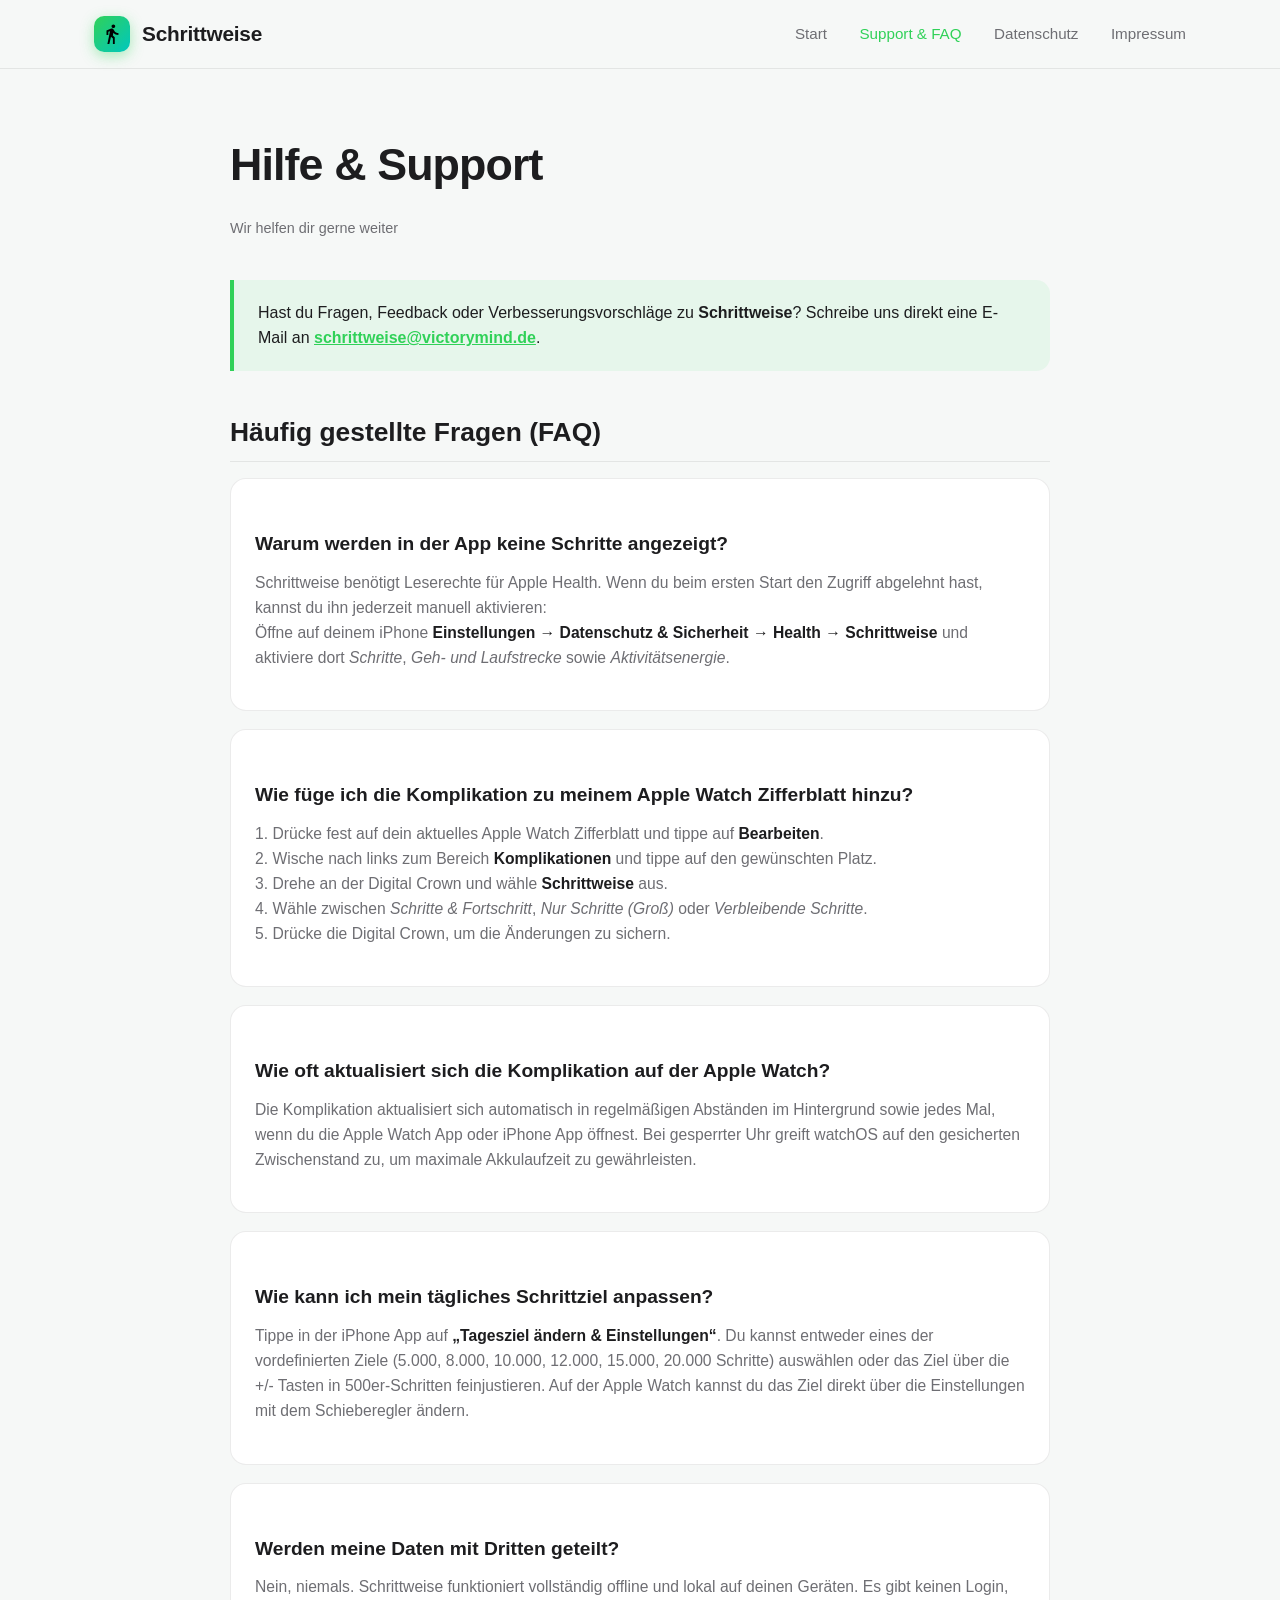
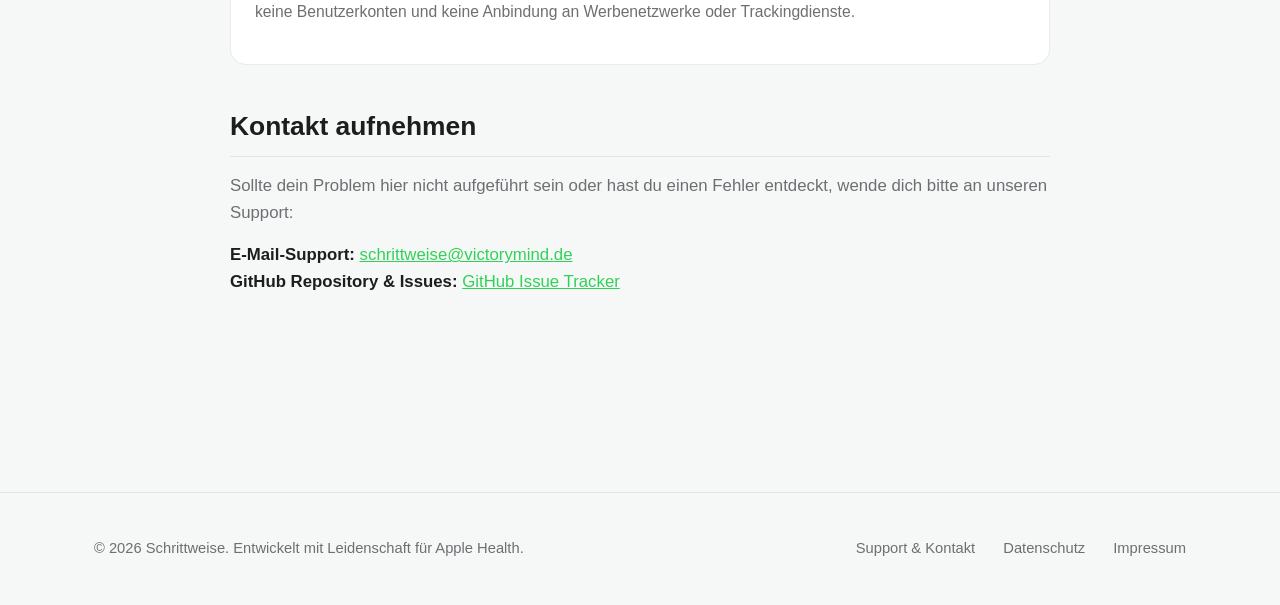
<file: docs/support.html>
<!DOCTYPE html>
<html lang="de">
<head>
  <meta charset="UTF-8">
  <meta name="viewport" content="width=device-width, initial-scale=1.0">
  <meta name="robots" content="noindex, nofollow, noarchive, nosnippet">
  <title>Support & FAQ – Schrittweise</title>
  <meta name="description" content="Hilfe und Support für die Schrittzähler-App Schrittweise für iPhone und Apple Watch. Antworten auf häufige Fragen und Kontakt.">
  <link rel="stylesheet" href="styles.css">
  <link rel="icon" type="image/png" href="favicon.png">
</head>
<body>
  <header>
    <div class="container nav-container">
      <a href="index.html" class="brand">
        <div class="brand-icon">
          <svg viewBox="0 0 24 24"><path d="M13.5 5.5c1.1 0 2-.9 2-2s-.9-2-2-2-2 .9-2 2 .9 2 2 2zM9.8 8.9L7 23h2.1l1.8-8 2.1 2v6h2v-7.5l-2.1-2 .6-3C14.8 12 16.8 13 19 13v-2c-1.9 0-3.5-1-4.3-2.4l-1-1.6c-.4-.6-1-1-1.7-1-.3 0-.5.1-.8.1L6 8.3V13h2V9.6l1.8-.7z"/></svg>
        </div>
        <span>Schrittweise</span>
      </a>
      <nav>
        <a href="index.html">Start</a>
        <a href="support.html" class="active">Support & FAQ</a>
        <a href="privacy.html">Datenschutz</a>
        <a href="imprint.html">Impressum</a>
      </nav>
    </div>
  </header>

  <main class="container page-content">
    <h1>Hilfe & Support</h1>
    <span class="last-updated">Wir helfen dir gerne weiter</span>

    <div class="highlight-box">
      <p>Hast du Fragen, Feedback oder Verbesserungsvorschläge zu <strong>Schrittweise</strong>? Schreibe uns direkt eine E-Mail an <a href="mailto:schrittweise@victorymind.de" style="color: var(--primary); font-weight: 600;">schrittweise@victorymind.de</a>.</p>
    </div>

    <div class="prose">
      <h2>Häufig gestellte Fragen (FAQ)</h2>

      <div class="faq-item">
        <h3>Warum werden in der App keine Schritte angezeigt?</h3>
        <p>Schrittweise benötigt Leserechte für Apple Health. Wenn du beim ersten Start den Zugriff abgelehnt hast, kannst du ihn jederzeit manuell aktivieren:<br>
        Öffne auf deinem iPhone <strong>Einstellungen &rarr; Datenschutz & Sicherheit &rarr; Health &rarr; Schrittweise</strong> und aktiviere dort <em>Schritte</em>, <em>Geh- und Laufstrecke</em> sowie <em>Aktivitätsenergie</em>.</p>
      </div>

      <div class="faq-item">
        <h3>Wie füge ich die Komplikation zu meinem Apple Watch Zifferblatt hinzu?</h3>
        <p>1. Drücke fest auf dein aktuelles Apple Watch Zifferblatt und tippe auf <strong>Bearbeiten</strong>.<br>
        2. Wische nach links zum Bereich <strong>Komplikationen</strong> und tippe auf den gewünschten Platz.<br>
        3. Drehe an der Digital Crown und wähle <strong>Schrittweise</strong> aus.<br>
        4. Wähle zwischen <em>Schritte & Fortschritt</em>, <em>Nur Schritte (Groß)</em> oder <em>Verbleibende Schritte</em>.<br>
        5. Drücke die Digital Crown, um die Änderungen zu sichern.</p>
      </div>

      <div class="faq-item">
        <h3>Wie oft aktualisiert sich die Komplikation auf der Apple Watch?</h3>
        <p>Die Komplikation aktualisiert sich automatisch in regelmäßigen Abständen im Hintergrund sowie jedes Mal, wenn du die Apple Watch App oder iPhone App öffnest. Bei gesperrter Uhr greift watchOS auf den gesicherten Zwischenstand zu, um maximale Akkulaufzeit zu gewährleisten.</p>
      </div>

      <div class="faq-item">
        <h3>Wie kann ich mein tägliches Schrittziel anpassen?</h3>
        <p>Tippe in der iPhone App auf <strong>„Tagesziel ändern & Einstellungen“</strong>. Du kannst entweder eines der vordefinierten Ziele (5.000, 8.000, 10.000, 12.000, 15.000, 20.000 Schritte) auswählen oder das Ziel über die +/- Tasten in 500er-Schritten feinjustieren. Auf der Apple Watch kannst du das Ziel direkt über die Einstellungen mit dem Schieberegler ändern.</p>
      </div>

      <div class="faq-item">
        <h3>Werden meine Daten mit Dritten geteilt?</h3>
        <p>Nein, niemals. Schrittweise funktioniert vollständig offline und lokal auf deinen Geräten. Es gibt keinen Login, keine Benutzerkonten und keine Anbindung an Werbenetzwerke oder Trackingdienste.</p>
      </div>

      <h2>Kontakt aufnehmen</h2>
      <p>Sollte dein Problem hier nicht aufgeführt sein oder hast du einen Fehler entdeckt, wende dich bitte an unseren Support:</p>
      <p>
        <strong>E-Mail-Support:</strong> <a href="mailto:schrittweise@victorymind.de" style="color: var(--primary);">schrittweise@victorymind.de</a><br>
        <strong>GitHub Repository & Issues:</strong> <a href="https://github.com/VictoryMouth/schrittweise/issues" target="_blank" rel="noopener" style="color: var(--primary);">GitHub Issue Tracker</a>
      </p>
    </div>
  </main>

  <footer>
    <div class="container footer-content">
      <p>&copy; 2026 Schrittweise. Entwickelt mit Leidenschaft für Apple Health.</p>
      <div class="footer-links">
        <a href="support.html">Support & Kontakt</a>
        <a href="privacy.html">Datenschutz</a>
        <a href="imprint.html">Impressum</a>
      </div>
    </div>
  </footer>
</body>
</html>
</file>
<file: docs/styles.css>
:root {
  --primary: #30D158;
  --primary-hover: #28b84d;
  --primary-gradient: linear-gradient(135deg, #30D158 0%, #00C7BE 100%);
  --bg-color: #0b0f0d;
  --card-bg: rgba(255, 255, 255, 0.04);
  --card-border: rgba(255, 255, 255, 0.09);
  --text-main: #f5f5f7;
  --text-secondary: #98989d;
  --nav-bg: rgba(11, 15, 13, 0.85);
  --accent-cyan: #64D2FF;
  --accent-orange: #FF9F0A;
  --accent-yellow: #FFD60A;
  --radius: 20px;
  --shadow: 0 16px 40px rgba(0, 0, 0, 0.5);
}

@media (prefers-color-scheme: light) {
  :root {
    --bg-color: #f6f8f7;
    --card-bg: #ffffff;
    --card-border: rgba(0, 0, 0, 0.08);
    --text-main: #1d1d1f;
    --text-secondary: #6e6e73;
    --nav-bg: rgba(246, 248, 247, 0.85);
    --shadow: 0 12px 35px rgba(0, 0, 0, 0.08);
  }
}

* {
  box-sizing: border-box;
  margin: 0;
  padding: 0;
}

body {
  font-family: -apple-system, BlinkMacSystemFont, "SF Pro Display", "SF Pro Text", "Segoe UI", Roboto, Helvetica, Arial, sans-serif;
  background-color: var(--bg-color);
  color: var(--text-main);
  line-height: 1.6;
  -webkit-font-smoothing: antialiased;
  overflow-x: hidden;
}

.container {
  max-width: 1140px;
  margin: 0 auto;
  padding: 0 24px;
}

/* Header & Nav */
header {
  position: sticky;
  top: 0;
  z-index: 100;
  background: var(--nav-bg);
  backdrop-filter: blur(24px);
  -webkit-backdrop-filter: blur(24px);
  border-bottom: 1px solid var(--card-border);
}

.nav-container {
  display: flex;
  justify-content: space-between;
  align-items: center;
  height: 68px;
}

.brand {
  display: flex;
  align-items: center;
  gap: 12px;
  text-decoration: none;
  color: var(--text-main);
  font-weight: 700;
  font-size: 1.3rem;
  letter-spacing: -0.01em;
}

.brand-icon {
  width: 36px;
  height: 36px;
  background: var(--primary-gradient);
  border-radius: 10px;
  display: flex;
  align-items: center;
  justify-content: center;
  box-shadow: 0 4px 14px rgba(48, 209, 88, 0.4);
}

.brand-icon svg {
  fill: #000;
  width: 22px;
  height: 22px;
}

nav a {
  text-decoration: none;
  color: var(--text-secondary);
  font-weight: 500;
  margin-left: 28px;
  font-size: 0.95rem;
  transition: color 0.2s ease;
}

nav a:hover, nav a.active {
  color: var(--primary);
}

/* Hero Section */
.hero {
  padding: 70px 0 50px;
  text-align: center;
  position: relative;
}

.hero::before {
  content: "";
  position: absolute;
  top: -100px;
  left: 50%;
  transform: translateX(-50%);
  width: 600px;
  height: 400px;
  background: radial-gradient(circle, rgba(48, 209, 88, 0.18) 0%, rgba(0, 199, 190, 0.08) 50%, transparent 75%);
  pointer-events: none;
  z-index: 0;
}

.hero-content {
  position: relative;
  z-index: 1;
}

.badge {
  display: inline-block;
  padding: 6px 16px;
  font-size: 0.85rem;
  font-weight: 600;
  background: rgba(48, 209, 88, 0.14);
  color: var(--primary);
  border: 1px solid rgba(48, 209, 88, 0.3);
  border-radius: 99px;
  margin-bottom: 22px;
}

.hero h1 {
  font-size: 3.6rem;
  font-weight: 800;
  line-height: 1.12;
  letter-spacing: -0.03em;
  margin-bottom: 20px;
}

.gradient-text {
  background: var(--primary-gradient);
  -webkit-background-clip: text;
  -webkit-text-fill-color: transparent;
}

.hero p {
  font-size: 1.25rem;
  color: var(--text-secondary);
  max-width: 680px;
  margin: 0 auto 36px;
}

.cta-group {
  display: flex;
  justify-content: center;
  gap: 16px;
  flex-wrap: wrap;
  margin-bottom: 50px;
}

.btn-primary {
  display: inline-flex;
  align-items: center;
  gap: 10px;
  background: var(--primary);
  color: #000;
  font-weight: 600;
  padding: 15px 32px;
  border-radius: 99px;
  text-decoration: none;
  font-size: 1.05rem;
  transition: transform 0.2s, background 0.2s, box-shadow 0.2s;
  box-shadow: 0 6px 24px rgba(48, 209, 88, 0.45);
}

.btn-primary:hover {
  background: var(--primary-hover);
  transform: translateY(-2px);
  box-shadow: 0 10px 30px rgba(48, 209, 88, 0.55);
}

.btn-secondary {
  display: inline-flex;
  align-items: center;
  gap: 10px;
  background: var(--card-bg);
  color: var(--text-main);
  border: 1px solid var(--card-border);
  font-weight: 600;
  padding: 15px 30px;
  border-radius: 99px;
  text-decoration: none;
  font-size: 1.05rem;
  transition: transform 0.2s, border 0.2s, background 0.2s;
}

.btn-secondary:hover {
  border-color: var(--primary);
  transform: translateY(-2px);
}

/* Hero Mockup Duo (iPhone + Watch) */
.hero-mockup-duo {
  position: relative;
  display: flex;
  justify-content: center;
  align-items: flex-end;
  gap: 24px;
  margin-top: 20px;
  padding: 20px 0 40px;
}

.phone-mockup {
  position: relative;
  width: 320px;
  border-radius: 46px;
  overflow: hidden;
  box-shadow: 0 25px 70px rgba(0, 0, 0, 0.7), 0 0 50px rgba(48, 209, 88, 0.22);
  border: 3px solid rgba(255, 255, 255, 0.15);
  background: #000;
  transition: transform 0.3s ease;
}

.phone-mockup:hover {
  transform: translateY(-6px);
}

.phone-mockup img {
  width: 100%;
  height: auto;
  display: block;
}

.watch-mockup {
  position: relative;
  width: 210px;
  border-radius: 42px;
  overflow: hidden;
  box-shadow: 0 20px 55px rgba(0, 0, 0, 0.65), 0 0 40px rgba(0, 199, 190, 0.2);
  border: 3px solid rgba(255, 255, 255, 0.14);
  background: #000;
  margin-bottom: 40px;
  transition: transform 0.3s ease;
}

.watch-mockup:hover {
  transform: translateY(-6px);
}

.watch-mockup img {
  width: 100%;
  height: auto;
  display: block;
}

/* Section Title */
.section-title {
  text-align: center;
  margin-bottom: 56px;
}

.section-title h2 {
  font-size: 2.5rem;
  font-weight: 800;
  letter-spacing: -0.02em;
  margin-bottom: 14px;
}

.section-title p {
  color: var(--text-secondary);
  font-size: 1.15rem;
  max-width: 600px;
  margin: 0 auto;
}

/* Feature Showcase Rows (Alternating Layout) */
.showcase-section {
  padding: 80px 0;
}

.showcase-row {
  display: flex;
  align-items: center;
  justify-content: space-between;
  gap: 60px;
  margin-bottom: 110px;
}

.showcase-row.reverse {
  flex-direction: row-reverse;
}

.showcase-text {
  flex: 1;
  max-width: 520px;
}

.showcase-pill {
  display: inline-block;
  padding: 5px 14px;
  font-size: 0.8rem;
  font-weight: 700;
  text-transform: uppercase;
  letter-spacing: 0.05em;
  border-radius: 99px;
  margin-bottom: 16px;
}

.pill-green { background: rgba(48, 209, 88, 0.15); color: var(--primary); }
.pill-cyan { background: rgba(100, 210, 255, 0.15); color: var(--accent-cyan); }
.pill-orange { background: rgba(255, 159, 10, 0.15); color: var(--accent-orange); }

.showcase-text h3 {
  font-size: 2.2rem;
  font-weight: 800;
  line-height: 1.2;
  margin-bottom: 16px;
  letter-spacing: -0.02em;
}

.showcase-text p {
  font-size: 1.1rem;
  color: var(--text-secondary);
  margin-bottom: 24px;
  line-height: 1.65;
}

.feature-list {
  list-style: none;
}

.feature-list li {
  display: flex;
  align-items: flex-start;
  gap: 12px;
  color: var(--text-main);
  font-size: 1.02rem;
  margin-bottom: 14px;
}

.feature-list svg {
  flex-shrink: 0;
  width: 22px;
  height: 22px;
  fill: var(--primary);
  margin-top: 2px;
}

.showcase-visual {
  flex: 1;
  display: flex;
  justify-content: center;
  align-items: center;
}

.device-card {
  max-width: 330px;
  border-radius: 46px;
  overflow: hidden;
  box-shadow: 0 24px 60px rgba(0, 0, 0, 0.65), 0 0 40px rgba(48, 209, 88, 0.16);
  border: 3px solid rgba(255, 255, 255, 0.12);
  background: #000;
  transition: transform 0.35s ease, box-shadow 0.35s ease;
}

.device-card:hover {
  transform: translateY(-8px) scale(1.02);
  box-shadow: 0 30px 80px rgba(0, 0, 0, 0.75), 0 0 50px rgba(48, 209, 88, 0.3);
}

.device-card img {
  width: 100%;
  height: auto;
  display: block;
}

.watch-duo {
  display: flex;
  gap: 20px;
  align-items: center;
  justify-content: center;
}

.watch-card {
  max-width: 220px;
  border-radius: 42px;
  overflow: hidden;
  box-shadow: 0 20px 50px rgba(0, 0, 0, 0.6), 0 0 35px rgba(0, 199, 190, 0.18);
  border: 3px solid rgba(255, 255, 255, 0.12);
  background: #000;
  transition: transform 0.35s ease;
}

.watch-card:hover {
  transform: translateY(-6px) scale(1.03);
}

.watch-card img {
  width: 100%;
  height: auto;
  display: block;
}

/* Feature Grid */
.features {
  padding: 60px 0 80px;
  border-top: 1px solid var(--card-border);
}

.grid {
  display: grid;
  grid-template-columns: repeat(auto-fit, minmax(320px, 1fr));
  gap: 24px;
}

.card {
  background: var(--card-bg);
  border: 1px solid var(--card-border);
  border-radius: var(--radius);
  padding: 32px;
  box-shadow: var(--shadow);
  transition: transform 0.25s ease, border-color 0.25s ease;
}

.card:hover {
  transform: translateY(-4px);
  border-color: rgba(48, 209, 88, 0.35);
}

.card-icon {
  width: 52px;
  height: 52px;
  border-radius: 14px;
  display: flex;
  align-items: center;
  justify-content: center;
  margin-bottom: 20px;
  font-size: 1.6rem;
}

.icon-green { background: rgba(48, 209, 88, 0.15); color: var(--primary); }
.icon-cyan { background: rgba(100, 210, 255, 0.15); color: var(--accent-cyan); }
.icon-orange { background: rgba(255, 159, 10, 0.15); color: var(--accent-orange); }
.icon-yellow { background: rgba(255, 214, 10, 0.15); color: var(--accent-yellow); }

.card h3 {
  font-size: 1.3rem;
  margin-bottom: 10px;
  font-weight: 700;
}

.card p {
  color: var(--text-secondary);
  font-size: 0.98rem;
  line-height: 1.6;
}

/* Content Pages (Privacy, Support) */
.page-content {
  padding: 60px 0 100px;
  max-width: 820px;
  margin: 0 auto;
}

.page-content h1 {
  font-size: 2.8rem;
  font-weight: 800;
  margin-bottom: 16px;
  letter-spacing: -0.02em;
}

.last-updated {
  color: var(--text-secondary);
  font-size: 0.9rem;
  margin-bottom: 40px;
  display: block;
}

.prose h2 {
  font-size: 1.65rem;
  margin: 40px 0 16px;
  padding-bottom: 8px;
  border-bottom: 1px solid var(--card-border);
}

.prose h3 {
  font-size: 1.25rem;
  margin: 26px 0 10px;
}

.prose p, .prose ul, .prose ol {
  color: var(--text-secondary);
  margin-bottom: 16px;
  font-size: 1.05rem;
}

.prose strong {
  color: var(--text-main);
}

.prose ul, .prose ol {
  padding-left: 24px;
}

.prose li {
  margin-bottom: 8px;
}

.highlight-box {
  background: rgba(48, 209, 88, 0.08);
  border-left: 4px solid var(--primary);
  padding: 20px 24px;
  border-radius: 0 14px 14px 0;
  margin: 28px 0;
}

.highlight-box p {
  color: var(--text-main);
  margin-bottom: 0;
}

/* FAQ Accordion */
.faq-item {
  background: var(--card-bg);
  border: 1px solid var(--card-border);
  border-radius: 16px;
  margin-bottom: 18px;
  padding: 24px;
}

.faq-item h3 {
  margin-bottom: 10px;
  font-size: 1.2rem;
  color: var(--text-main);
}

.faq-item p {
  color: var(--text-secondary);
  font-size: 0.98rem;
}

/* Footer */
footer {
  border-top: 1px solid var(--card-border);
  padding: 44px 0;
  color: var(--text-secondary);
  font-size: 0.92rem;
  margin-top: 80px;
}

.footer-content {
  display: flex;
  justify-content: space-between;
  align-items: center;
  flex-wrap: wrap;
  gap: 20px;
}

.footer-links a {
  color: var(--text-secondary);
  text-decoration: none;
  margin-left: 24px;
  transition: color 0.2s;
}

.footer-links a:hover {
  color: var(--primary);
}

@media (max-width: 900px) {
  .hero h1 { font-size: 2.6rem; }
  .showcase-row, .showcase-row.reverse {
    flex-direction: column;
    text-align: center;
    gap: 40px;
    margin-bottom: 80px;
  }
  .showcase-text { max-width: 100%; }
  .feature-list li { justify-content: center; }
  .watch-duo { flex-direction: column; }
}

@media (max-width: 600px) {
  .hero-mockup-duo { flex-direction: column; align-items: center; }
  .phone-mockup { width: 280px; }
  .watch-mockup { width: 190px; margin-bottom: 0; }
  .device-card { max-width: 290px; }
  .footer-content { flex-direction: column; text-align: center; }
  .footer-links a { margin: 0 10px; }
}
</file>
